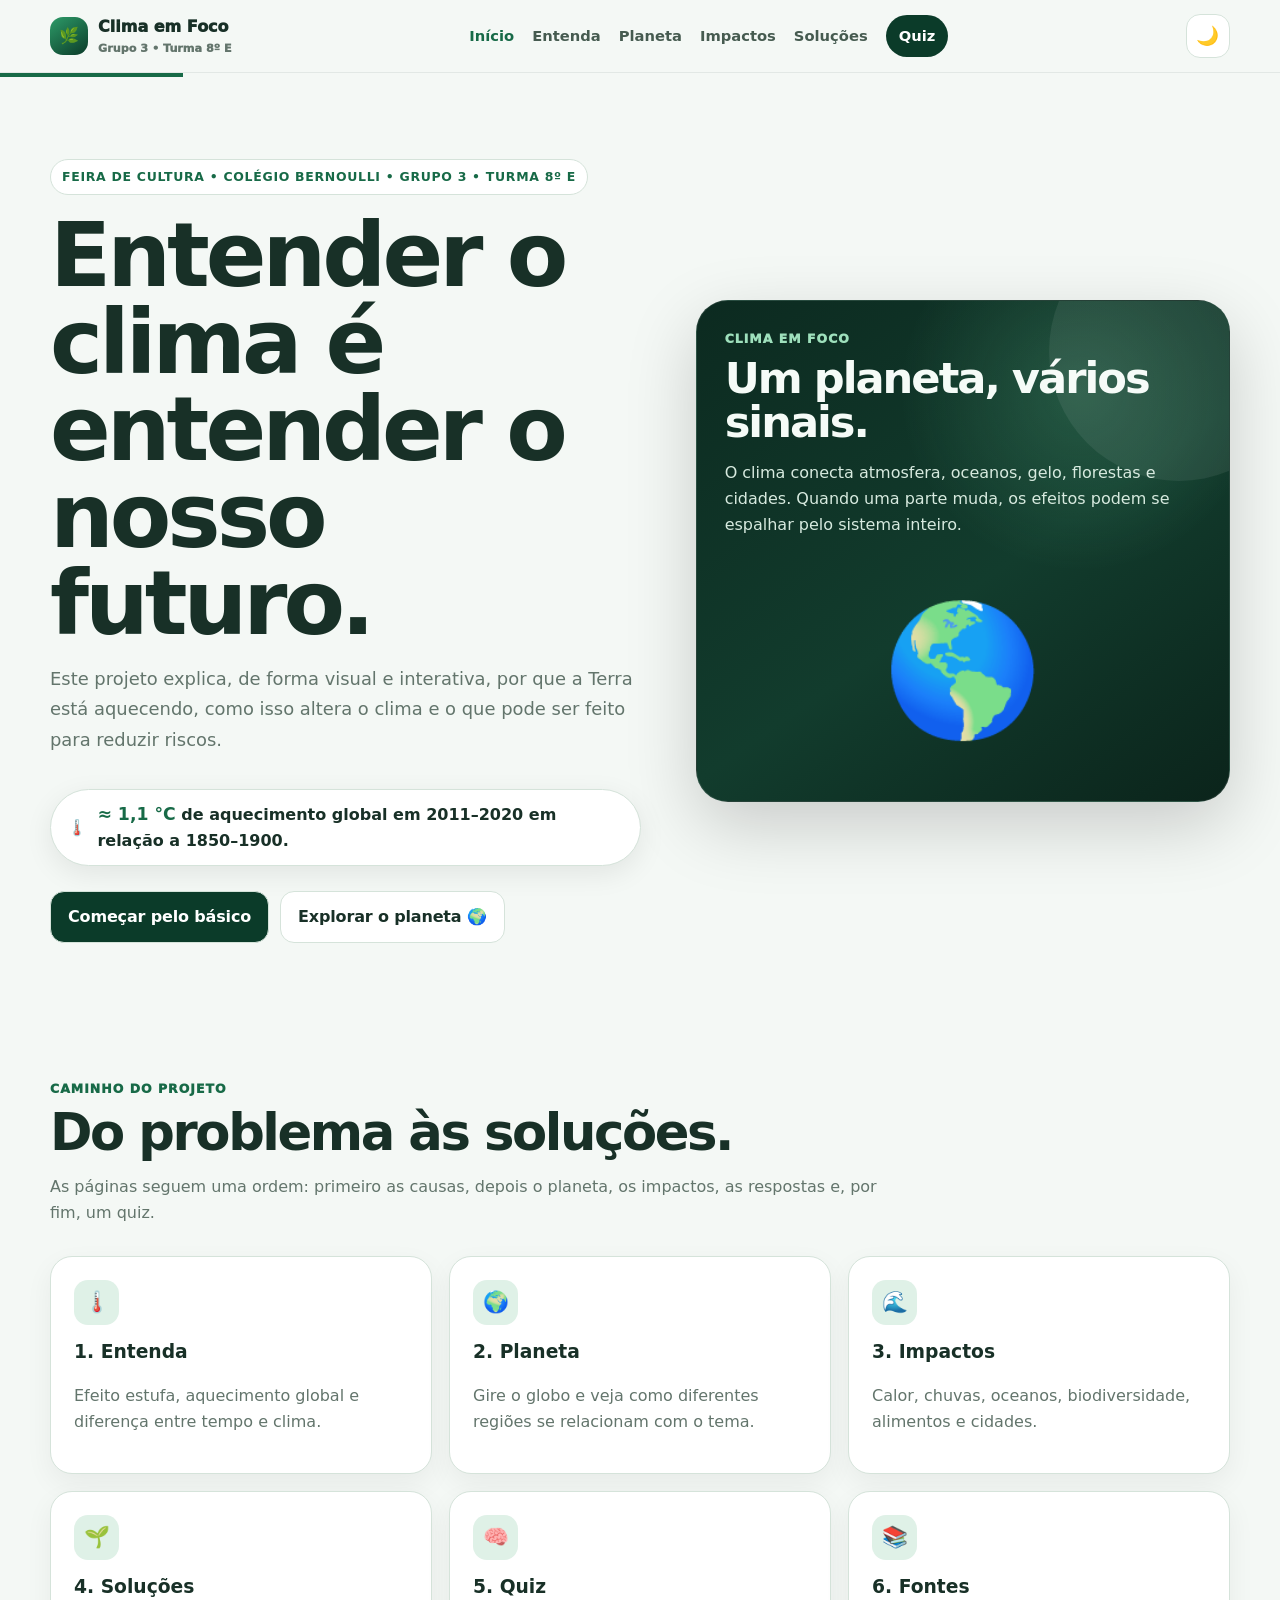
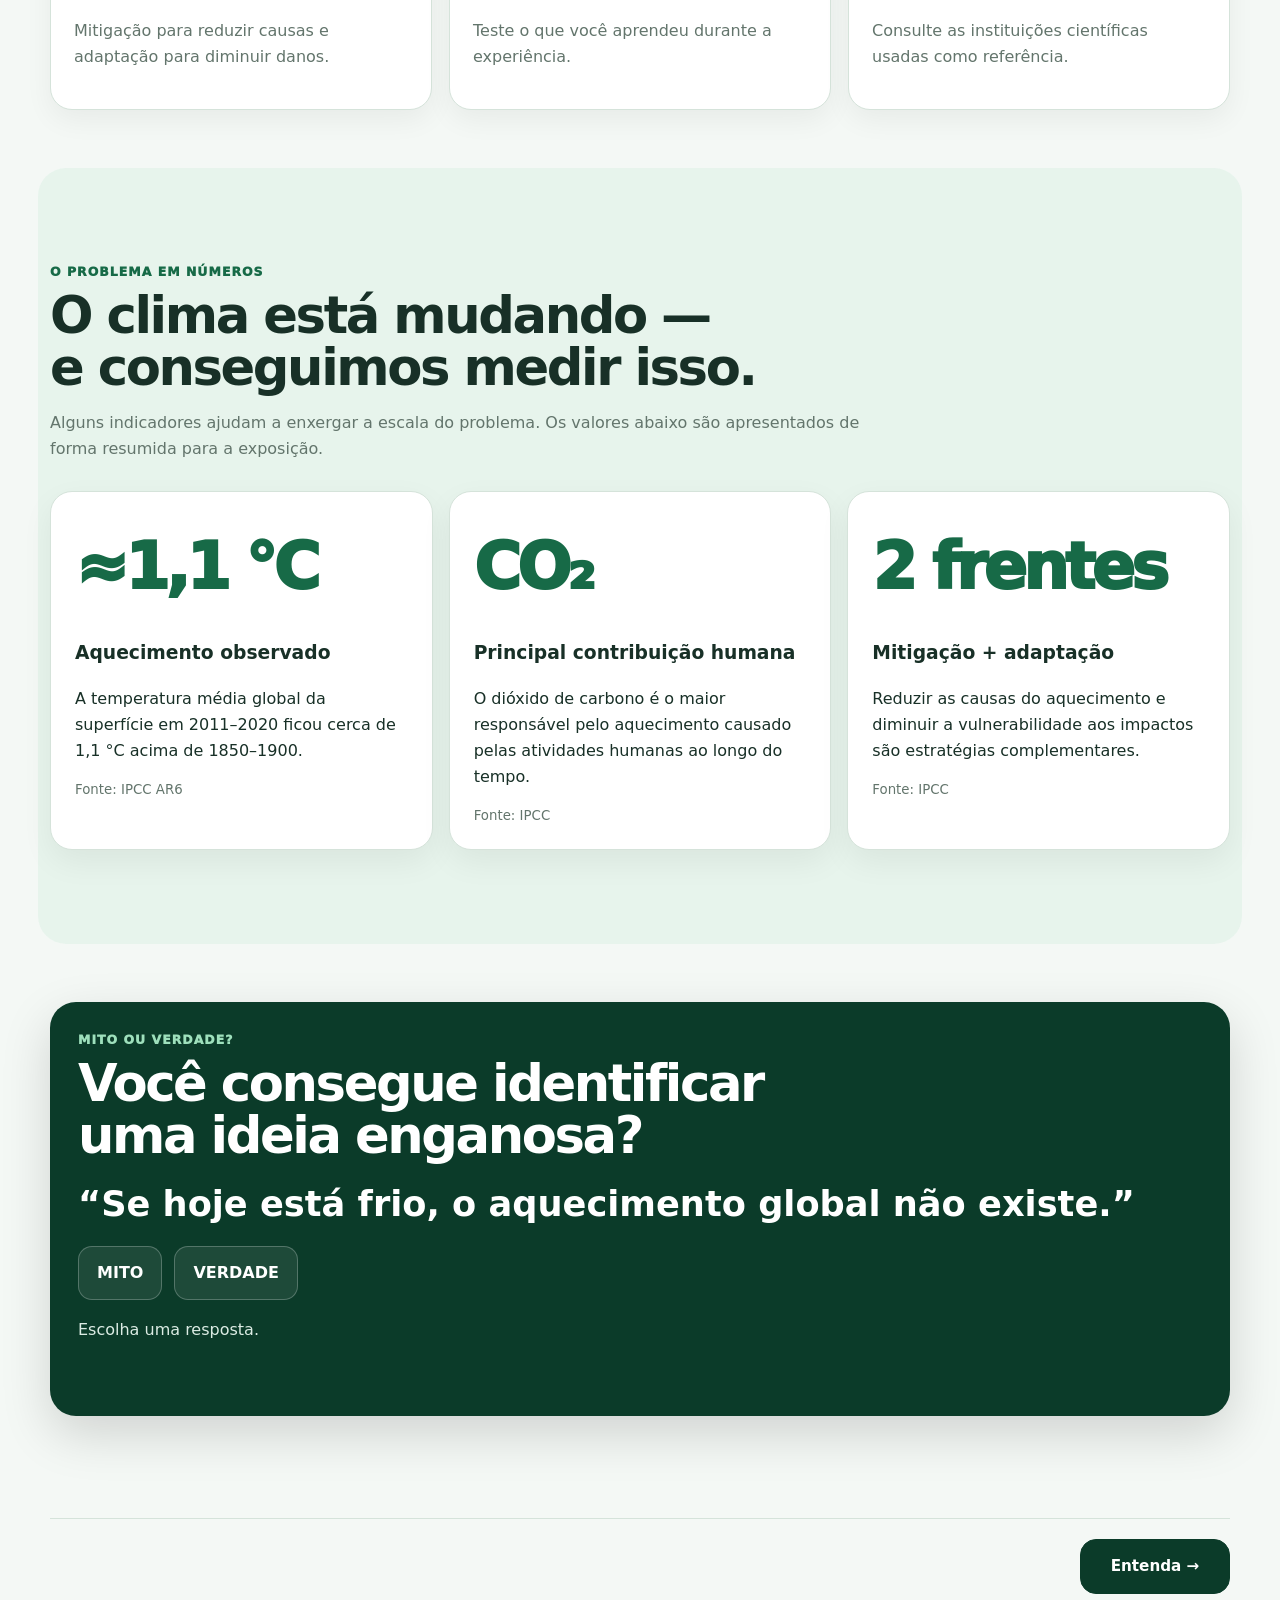
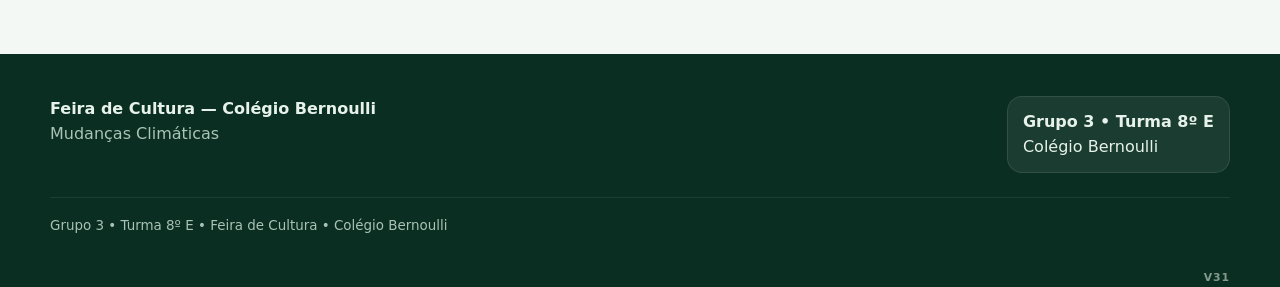
<file: index.html>
<!doctype html>
<html lang="pt-BR">
<head>

<script>
(function () {
  try {
    if ("serviceWorker" in navigator) {
      navigator.serviceWorker.getRegistrations().then(function(regs){
        regs.forEach(function(reg){ reg.unregister(); });
      });
    }
    if ("caches" in window) {
      caches.keys().then(function(keys){
        keys.forEach(function(key){ caches.delete(key); });
      });
    }
  } catch(e) {}
})();
</script>

<meta charset="utf-8">
<meta name="viewport" content="width=device-width,initial-scale=1">
<meta name="theme-color" content="#0b3b29">
<title>Início | Clima em Foco</title>
<link rel="stylesheet" href="style.css?v=31">
</head>
<body>
<header>
<div class="nav">
  <a class="brand" href="index.html"><span class="logo">🌿</span><span>Clima em Foco<small>Grupo 3 • Turma 8º E</small></span></a>
  <nav class="links"><a class="active" href="index.html">Início</a><a class="" href="entenda.html">Entenda</a><a class="" href="planeta.html">Planeta</a><a class="" href="impactos.html">Impactos</a><a class="" href="solucoes.html">Soluções</a><a class="cta" href="quiz.html">Quiz</a></nav>
  <button class="theme-toggle" type="button" aria-label="Alternar tema">🌙</button>
</div>
</header><div class="progress-shell" aria-hidden="true"><span style="width:14.3%"></span></div>

<main>
  <div class="wrap hero">
    <div class="hero-grid">
      <div>
        <span class="eyebrow">Feira de Cultura • Colégio Bernoulli • Grupo 3 • Turma 8º E</span>
        <h1>Entender o clima é entender o nosso futuro.</h1>
        <p class="lead">Este projeto explica, de forma visual e interativa, por que a Terra está aquecendo, como isso altera o clima e o que pode ser feito para reduzir riscos.</p>
        <div class="hero-stat">
          <span>🌡️</span>
          <span><strong>≈ 1,1 °C</strong> de aquecimento global em 2011–2020 em relação a 1850–1900.</span>
        </div>
        <div class="buttons">
          <a class="btn primary" href="entenda.html">Começar pelo básico</a>
          <a class="btn" href="planeta.html">Explorar o planeta 🌍</a>
        </div>
      </div>
      <div class="visual reveal">
        <div class="kicker" >Clima em foco</div>
        <h2 style="font-size:2.7rem;letter-spacing:-2px">Um planeta, vários sinais.</h2>
        <p >O clima conecta atmosfera, oceanos, gelo, florestas e cidades. Quando uma parte muda, os efeitos podem se espalhar pelo sistema inteiro.</p>
        <div style="font-size:8rem;text-align:center;margin-top:30px">🌎</div>
      </div>
    </div>
  </div>

  <section class="wrap">
    <div class="head reveal">
      <div class="kicker">Caminho do projeto</div>
      <h2>Do problema às soluções.</h2>
      <p>As páginas seguem uma ordem: primeiro as causas, depois o planeta, os impactos, as respostas e, por fim, um quiz.</p>
    </div>
    <div class="cards">
      <a class="card reveal" style="text-decoration:none" href="entenda.html"><div class="icon">🌡️</div><h3>1. Entenda</h3><p>Efeito estufa, aquecimento global e diferença entre tempo e clima.</p></a>
      <a class="card reveal" style="text-decoration:none" href="planeta.html"><div class="icon">🌍</div><h3>2. Planeta</h3><p>Gire o globo e veja como diferentes regiões se relacionam com o tema.</p></a>
      <a class="card reveal" style="text-decoration:none" href="impactos.html"><div class="icon">🌊</div><h3>3. Impactos</h3><p>Calor, chuvas, oceanos, biodiversidade, alimentos e cidades.</p></a>
      <a class="card reveal" style="text-decoration:none" href="solucoes.html"><div class="icon">🌱</div><h3>4. Soluções</h3><p>Mitigação para reduzir causas e adaptação para diminuir danos.</p></a>
      <a class="card reveal" style="text-decoration:none" href="quiz.html"><div class="icon">🧠</div><h3>5. Quiz</h3><p>Teste o que você aprendeu durante a experiência.</p></a>
      <a class="card reveal" style="text-decoration:none" href="fontes.html"><div class="icon">📚</div><h3>6. Fontes</h3><p>Consulte as instituições científicas usadas como referência.</p></a>
    </div>
  </section>

<section class="wrap">
  <div class="head reveal">
    <div class="kicker">O problema em números</div>
    <h2>O clima está mudando — e conseguimos medir isso.</h2>
    <p>Alguns indicadores ajudam a enxergar a escala do problema. Os valores abaixo são apresentados de forma resumida para a exposição.</p>
  </div>
  <div class="exhibit-grid">
    <article class="stat-card reveal">
      <div class="number">≈1,1 °C</div>
      <h3>Aquecimento observado</h3>
      <p>A temperatura média global da superfície em 2011–2020 ficou cerca de 1,1 °C acima de 1850–1900.</p>
      <small>Fonte: IPCC AR6</small>
    </article>
    <article class="stat-card reveal">
      <div class="number">CO₂</div>
      <h3>Principal contribuição humana</h3>
      <p>O dióxido de carbono é o maior responsável pelo aquecimento causado pelas atividades humanas ao longo do tempo.</p>
      <small>Fonte: IPCC</small>
    </article>
    <article class="stat-card reveal">
      <div class="number">2 frentes</div>
      <h3>Mitigação + adaptação</h3>
      <p>Reduzir as causas do aquecimento e diminuir a vulnerabilidade aos impactos são estratégias complementares.</p>
      <small>Fonte: IPCC</small>
    </article>
  </div>
</section>

<section class="wrap">
  <div class="myth-game reveal" id="mythGame">
    <div class="kicker" style="color:#9ee0bc">Mito ou verdade?</div>
    <h2>Você consegue identificar uma ideia enganosa?</h2>
    <div class="myth-statement" id="mythStatement">“Se hoje está frio, o aquecimento global não existe.”</div>
    <div class="myth-actions">
      <button type="button" data-choice="myth">MITO</button>
      <button type="button" data-choice="truth">VERDADE</button>
      <button type="button" id="nextMyth" style="display:none">Próxima →</button>
    </div>
    <p class="myth-answer" id="mythAnswer">Escolha uma resposta.</p>
  </div>
</section>

<script>
(() => {
  const items=[
    {s:"“Se hoje está frio, o aquecimento global não existe.”",c:"myth",e:"MITO. Tempo e clima são coisas diferentes. Um dia frio não apaga uma tendência global observada durante décadas."},
    {s:"“O efeito estufa natural é necessário para a vida na Terra.”",c:"truth",e:"VERDADE. O problema é a intensificação do efeito estufa pelo aumento de gases causado por atividades humanas."},
    {s:"“Adaptação e mitigação significam a mesma coisa.”",c:"myth",e:"MITO. Mitigação reduz as causas; adaptação reduz vulnerabilidades e danos."},
    {s:"“Mudanças climáticas podem afetar chuvas, oceanos e ecossistemas.”",c:"truth",e:"VERDADE. O aquecimento influencia várias partes conectadas do sistema climático."}
  ];
  let i=0,answered=false;
  const s=document.getElementById("mythStatement"),a=document.getElementById("mythAnswer"),next=document.getElementById("nextMyth");
  document.querySelectorAll("#mythGame [data-choice]").forEach(b=>b.onclick=()=>{
    if(answered)return; answered=true;
    const ok=b.dataset.choice===items[i].c;
    a.textContent=(ok?"✅ Acertou! ":"❌ Quase! ")+items[i].e;
    next.style.display="inline-block";
  });
  next.onclick=()=>{
    i=(i+1)%items.length;answered=false;s.textContent=items[i].s;a.textContent="Escolha uma resposta.";next.style.display="none";
  };
})();
</script>

</main>

<nav class="page-switch" aria-label="Navegação entre páginas"><a class="forward" href="entenda.html">Entenda →</a></nav>
<footer>
<div class="wrap footer">
  <div><strong>Feira de Cultura — Colégio Bernoulli</strong><div class="muted">Mudanças Climáticas</div></div>
  <div class="badge"><strong>Grupo 3 • Turma 8º E</strong><br><span>Colégio Bernoulli</span></div>
</div>
<div class="wrap bottom">Grupo 3 • Turma 8º E • Feira de Cultura • Colégio Bernoulli</div>
<div class="site-version">V31</div>
</footer>
<script src="script.js?v=31"></script>
</body>
</html>
</file>
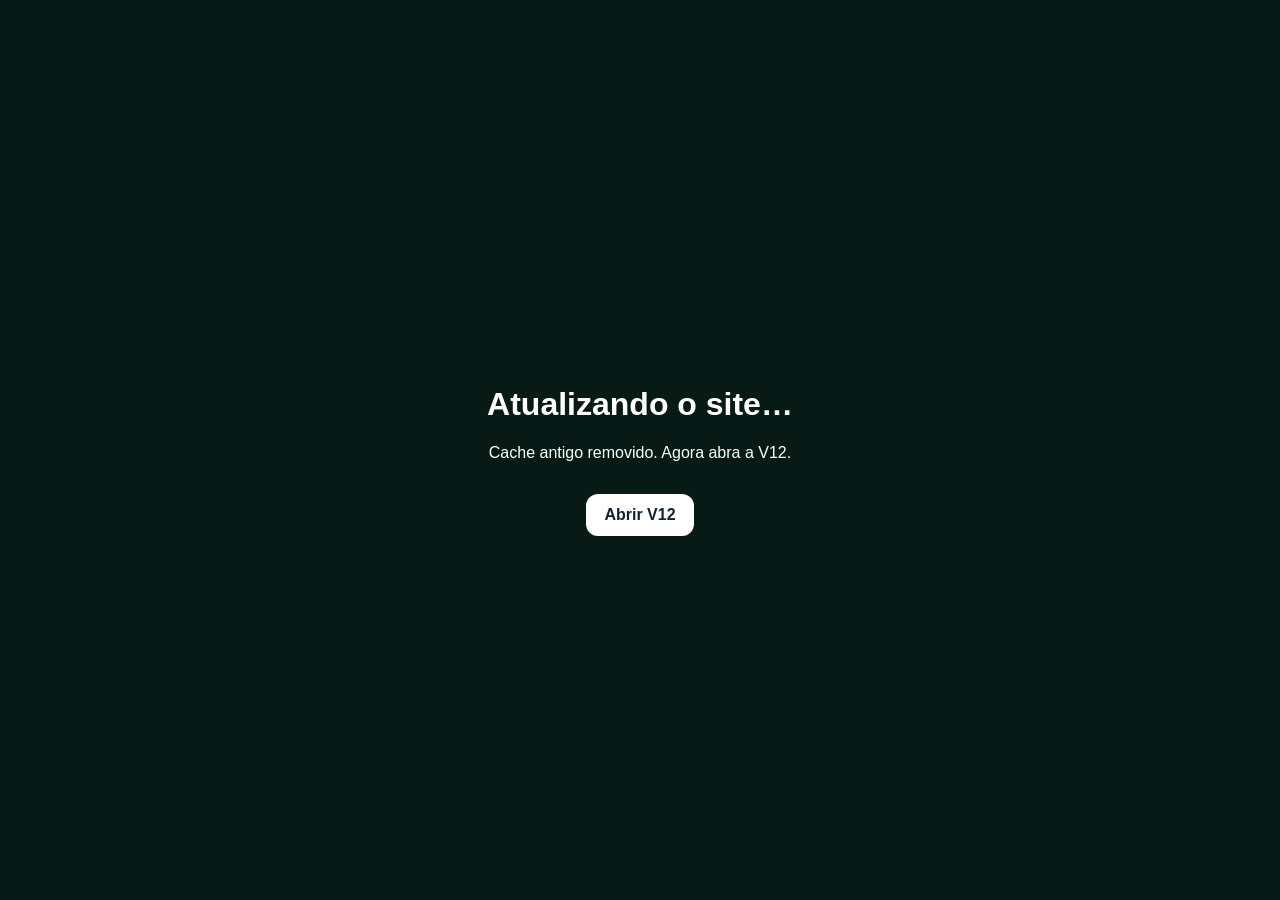
<file: atualizar.html>
<!doctype html>
<html lang="pt-BR">
<head>
<meta charset="utf-8">
<meta name="viewport" content="width=device-width,initial-scale=1">
<title>Atualizando site…</title>
<style>
body{font-family:Arial,sans-serif;display:grid;place-items:center;min-height:100vh;margin:0;background:#071a15;color:white;text-align:center}
main{max-width:560px;padding:30px}
a{display:inline-block;margin-top:16px;padding:12px 18px;border-radius:12px;background:white;color:#123;text-decoration:none;font-weight:700}
</style>
</head>
<body>
<main>
<h1>Atualizando o site…</h1>
<p id="msg">Limpando versões antigas armazenadas neste navegador.</p>
<a id="go" href="index.html?v=12">Abrir V12</a>
</main>
<script>
(async function(){
  try{
    if("serviceWorker" in navigator){
      const regs=await navigator.serviceWorker.getRegistrations();
      await Promise.all(regs.map(r=>r.unregister()));
    }
    if("caches" in window){
      const keys=await caches.keys();
      await Promise.all(keys.map(k=>caches.delete(k)));
    }
    localStorage.removeItem("clima-cache-version");
    document.getElementById("msg").textContent="Cache antigo removido. Agora abra a V12.";
  }catch(e){
    document.getElementById("msg").textContent="Abra a V12 pelo botão abaixo.";
  }
})();
</script>
</body>
</html>
</file>
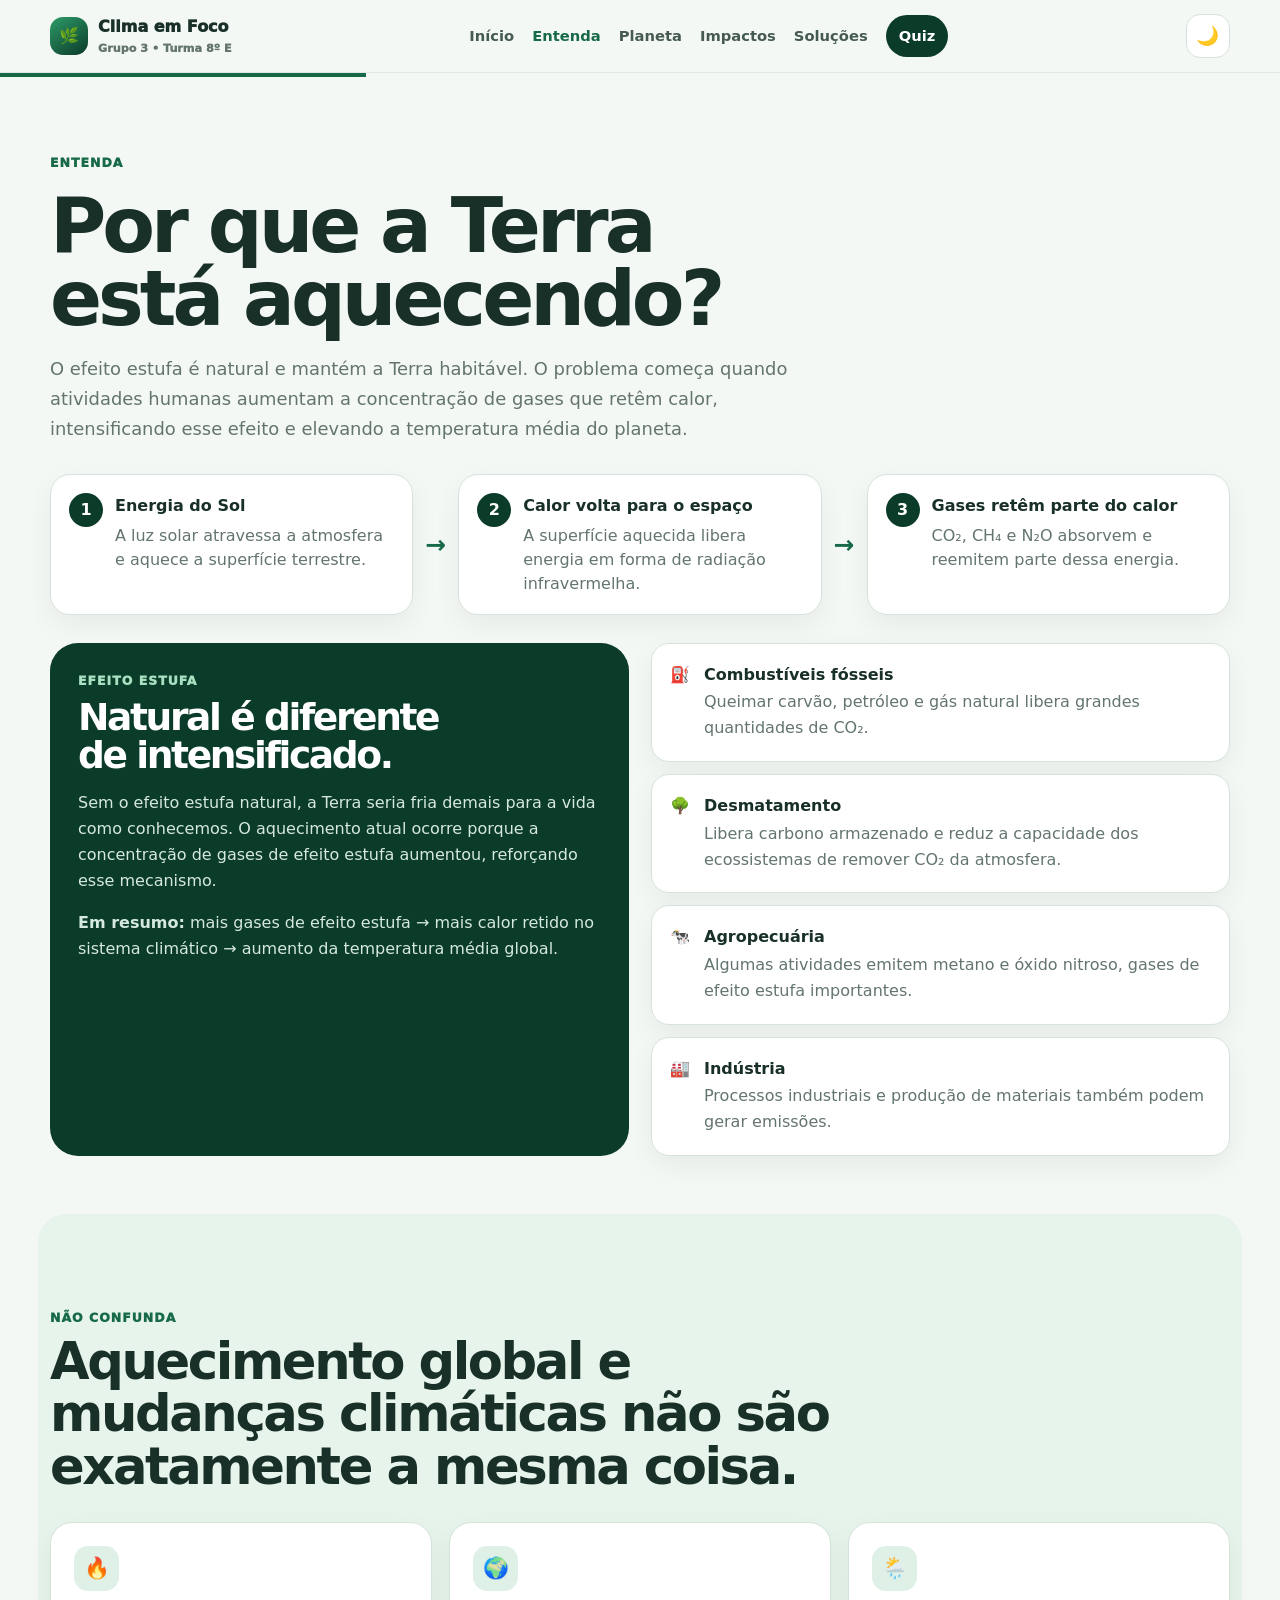
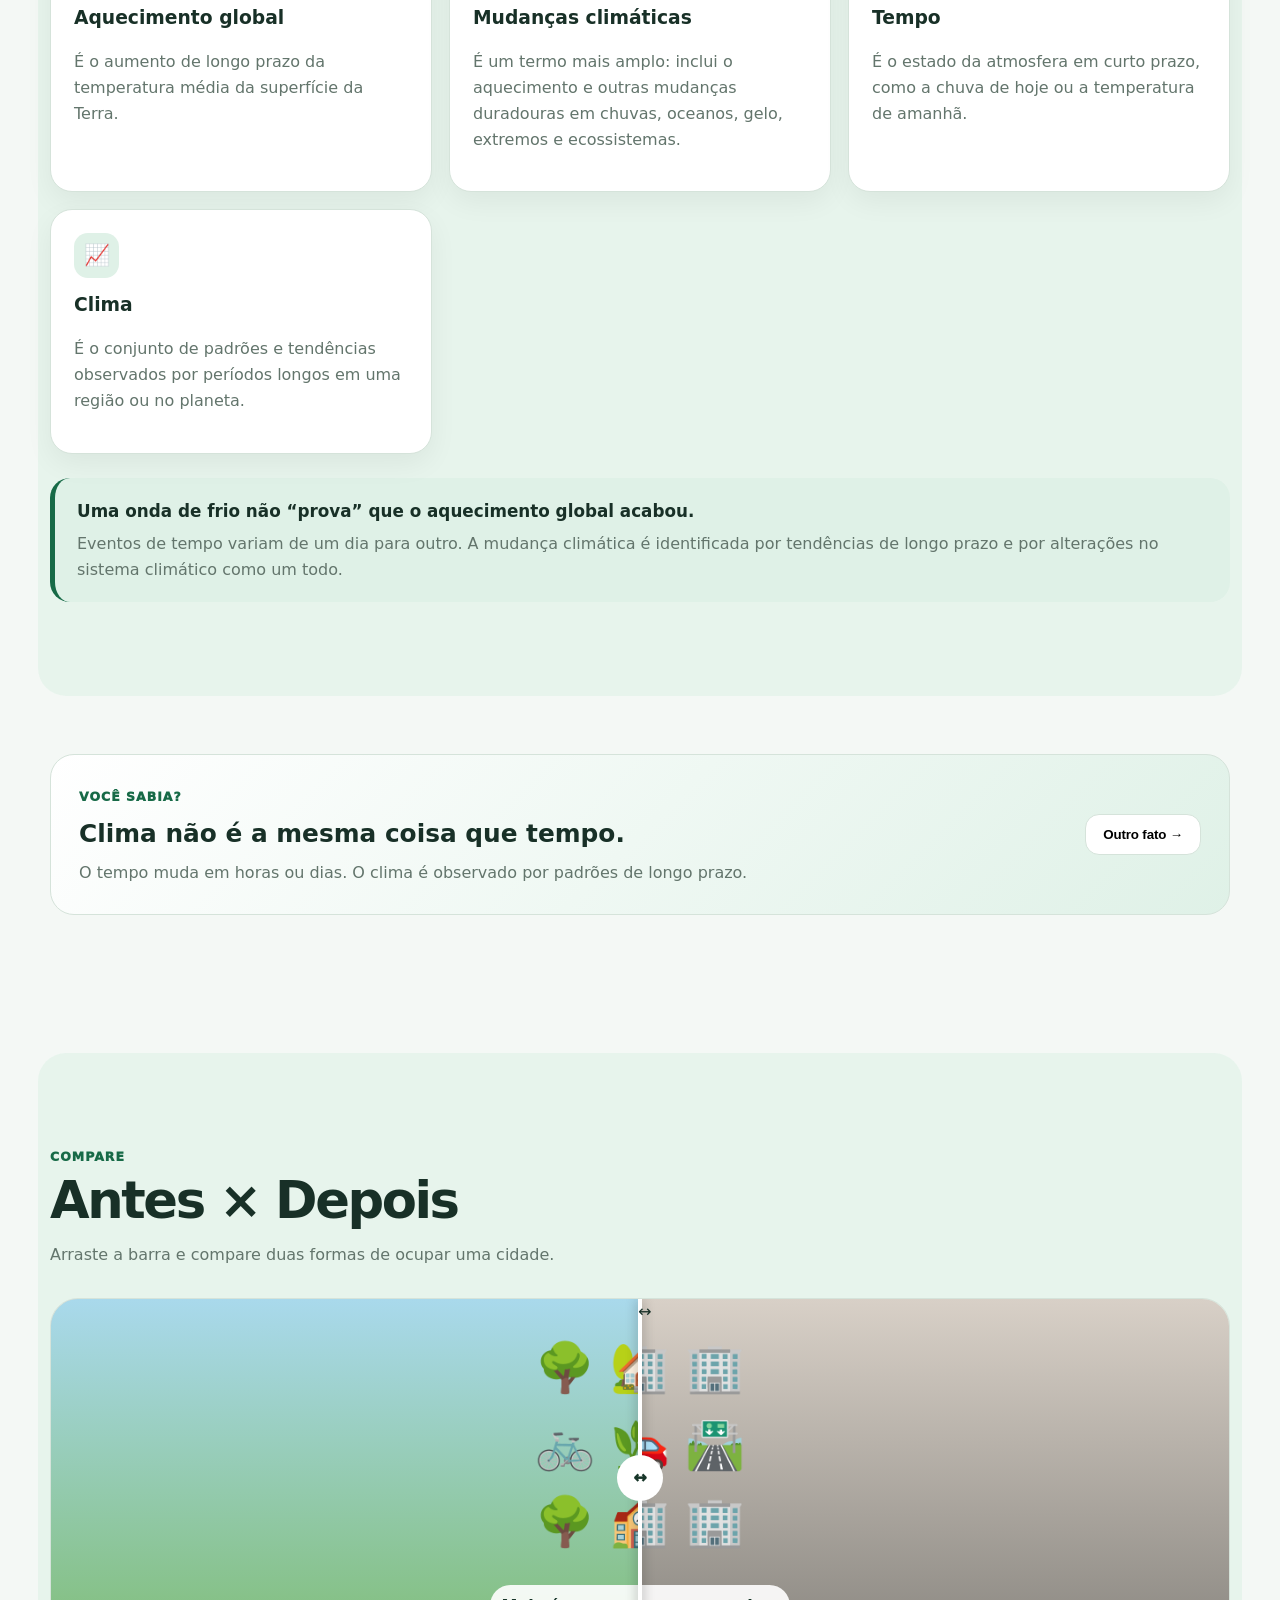
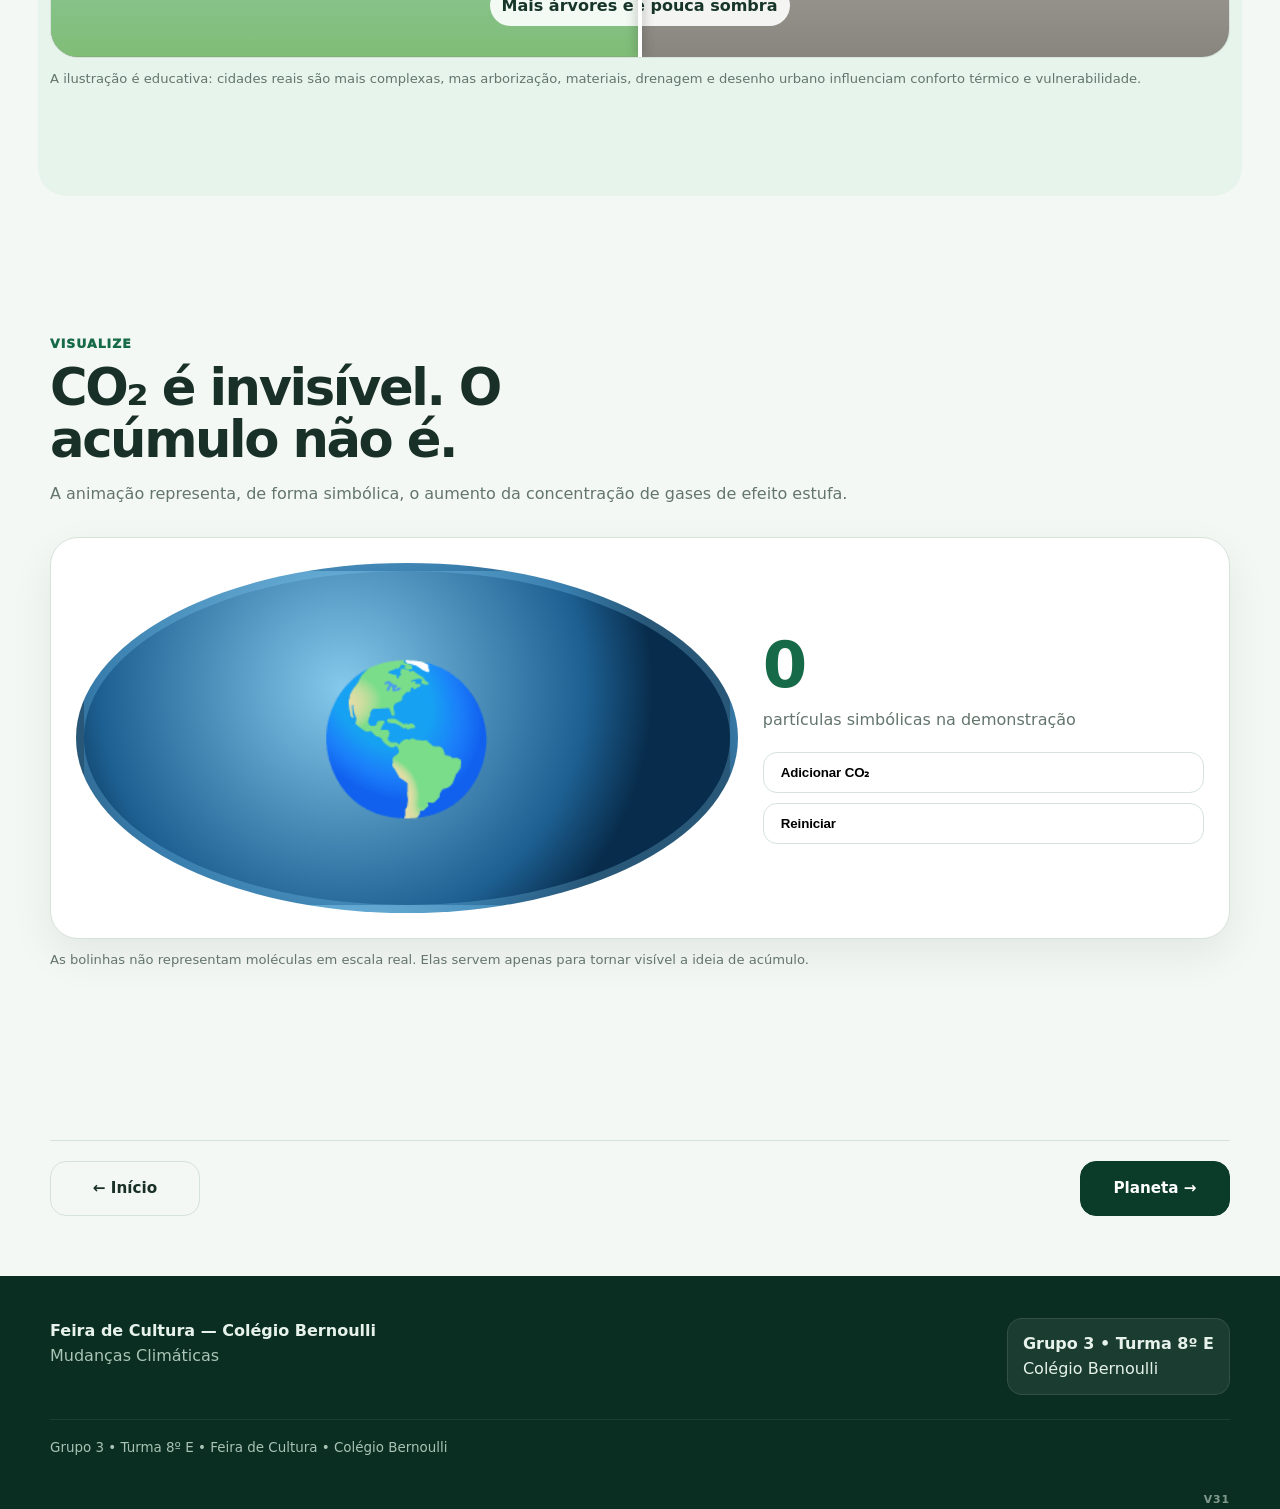
<file: entenda.html>
<!doctype html>
<html lang="pt-BR">
<head>

<script>
(function () {
  try {
    if ("serviceWorker" in navigator) {
      navigator.serviceWorker.getRegistrations().then(function(regs){
        regs.forEach(function(reg){ reg.unregister(); });
      });
    }
    if ("caches" in window) {
      caches.keys().then(function(keys){
        keys.forEach(function(key){ caches.delete(key); });
      });
    }
  } catch(e) {}
})();
</script>

<meta charset="utf-8">
<meta name="viewport" content="width=device-width,initial-scale=1">
<meta name="theme-color" content="#0b3b29">
<title>Entenda | Clima em Foco</title>
<link rel="stylesheet" href="style.css?v=31">
</head>
<body>
<header>
<div class="nav">
  <a class="brand" href="index.html"><span class="logo">🌿</span><span>Clima em Foco<small>Grupo 3 • Turma 8º E</small></span></a>
  <nav class="links"><a class="" href="index.html">Início</a><a class="active" href="entenda.html">Entenda</a><a class="" href="planeta.html">Planeta</a><a class="" href="impactos.html">Impactos</a><a class="" href="solucoes.html">Soluções</a><a class="cta" href="quiz.html">Quiz</a></nav>
  <button class="theme-toggle" type="button" aria-label="Alternar tema">🌙</button>
</div>
</header><div class="progress-shell" aria-hidden="true"><span style="width:28.6%"></span></div>

<main>
<section class="wrap">
  <div class="head">
    <div class="kicker">Entenda</div>
    <h1 style="font-size:clamp(3rem,6vw,5.2rem)">Por que a Terra está aquecendo?</h1>
    <p class="lead">O efeito estufa é natural e mantém a Terra habitável. O problema começa quando atividades humanas aumentam a concentração de gases que retêm calor, intensificando esse efeito e elevando a temperatura média do planeta.</p>
  </div>

  <div class="climate-flow reveal">
    <div class="flow-step"><span>1</span><div><b>Energia do Sol</b><p>A luz solar atravessa a atmosfera e aquece a superfície terrestre.</p></div></div>
    <div class="flow-arrow">→</div>
    <div class="flow-step"><span>2</span><div><b>Calor volta para o espaço</b><p>A superfície aquecida libera energia em forma de radiação infravermelha.</p></div></div>
    <div class="flow-arrow">→</div>
    <div class="flow-step"><span>3</span><div><b>Gases retêm parte do calor</b><p>CO₂, CH₄ e N₂O absorvem e reemitem parte dessa energia.</p></div></div>
  </div>

  <div class="feature">
    <div class="dark reveal">
      <div class="kicker" style="color:#a8e1c1">Efeito estufa</div>
      <h2 style="font-size:2.35rem">Natural é diferente de intensificado.</h2>
      <p>Sem o efeito estufa natural, a Terra seria fria demais para a vida como conhecemos. O aquecimento atual ocorre porque a concentração de gases de efeito estufa aumentou, reforçando esse mecanismo.</p>
      <p><b>Em resumo:</b> mais gases de efeito estufa → mais calor retido no sistema climático → aumento da temperatura média global.</p>
    </div>

    <div class="list">
      <div class="row reveal"><span>⛽</span><div><b>Combustíveis fósseis</b><p>Queimar carvão, petróleo e gás natural libera grandes quantidades de CO₂.</p></div></div>
      <div class="row reveal"><span>🌳</span><div><b>Desmatamento</b><p>Libera carbono armazenado e reduz a capacidade dos ecossistemas de remover CO₂ da atmosfera.</p></div></div>
      <div class="row reveal"><span>🐄</span><div><b>Agropecuária</b><p>Algumas atividades emitem metano e óxido nitroso, gases de efeito estufa importantes.</p></div></div>
      <div class="row reveal"><span>🏭</span><div><b>Indústria</b><p>Processos industriais e produção de materiais também podem gerar emissões.</p></div></div>
    </div>
  </div>
</section>

<section class="wrap">
  <div class="head">
    <div class="kicker">Não confunda</div>
    <h2>Aquecimento global e mudanças climáticas não são exatamente a mesma coisa.</h2>
  </div>
  <div class="cards">
    <div class="card reveal"><div class="icon">🔥</div><h3>Aquecimento global</h3><p>É o aumento de longo prazo da temperatura média da superfície da Terra.</p></div>
    <div class="card reveal"><div class="icon">🌍</div><h3>Mudanças climáticas</h3><p>É um termo mais amplo: inclui o aquecimento e outras mudanças duradouras em chuvas, oceanos, gelo, extremos e ecossistemas.</p></div>
    <div class="card reveal"><div class="icon">🌦️</div><h3>Tempo</h3><p>É o estado da atmosfera em curto prazo, como a chuva de hoje ou a temperatura de amanhã.</p></div>
    <div class="card reveal"><div class="icon">📈</div><h3>Clima</h3><p>É o conjunto de padrões e tendências observados por períodos longos em uma região ou no planeta.</p></div>
  </div>

  <div class="key-message reveal">
    <b>Uma onda de frio não “prova” que o aquecimento global acabou.</b>
    <p>Eventos de tempo variam de um dia para outro. A mudança climática é identificada por tendências de longo prazo e por alterações no sistema climático como um todo.</p>
  </div>
</section>

<section class="wrap">
  <div class="fact-strip reveal">
    <div><span class="kicker">Você sabia?</span><h3 id="factTitle">Clima não é a mesma coisa que tempo.</h3><p id="factText">O tempo muda em horas ou dias. O clima é observado por padrões de longo prazo.</p></div>
    <button class="btn secondary" id="nextFact" type="button">Outro fato →</button>
  </div>
</section>
<script>
(() => {
 const facts=[
  ["Clima não é a mesma coisa que tempo.","O tempo muda em horas ou dias. O clima é observado por padrões de longo prazo."],
  ["O efeito estufa não é o vilão por si só.","Ele é natural e essencial. O problema é sua intensificação pelo excesso de gases de efeito estufa."],
  ["Cada fração de grau importa.","Limitar o aquecimento reduz riscos para pessoas, ecossistemas e infraestrutura."],
  ["Mitigação e adaptação trabalham juntas.","Uma atua nas causas; a outra reduz vulnerabilidades e danos."]
 ];
 let i=0;
 document.getElementById("nextFact").onclick=()=>{
   i=(i+1)%facts.length;
   document.getElementById("factTitle").textContent=facts[i][0];
   document.getElementById("factText").textContent=facts[i][1];
 };
})();
</script>


<section class="wrap v29-section">
 <div class="head reveal"><div class="kicker">Compare</div><h2>Antes × Depois</h2><p>Arraste a barra e compare duas formas de ocupar uma cidade.</p></div>
 <div class="compare reveal" id="compare">
   <div class="compare-side compare-bad"><div>🏢 🏢 🏢<br>🛣️ 🚗 🛣️<br>🏢 🏢 🏢</div><b>Mais concreto e pouca sombra</b></div>
   <div class="compare-side compare-good" id="compareGood"><div>🌳 🏡 🌳<br>🚲 🌿 🚶<br>🌳 🏫 🌳</div><b>Mais árvores e espaços verdes</b></div>
   <input id="compareRange" type="range" min="5" max="95" value="50" aria-label="Comparar os dois cenários">
   <div class="compare-handle" id="compareHandle">↔</div>
 </div>
 <p class="mini-note">A ilustração é educativa: cidades reais são mais complexas, mas arborização, materiais, drenagem e desenho urbano influenciam conforto térmico e vulnerabilidade.</p>
</section>

<section class="wrap v29-section">
 <div class="head reveal"><div class="kicker">Visualize</div><h2>CO₂ é invisível. O acúmulo não é.</h2><p>A animação representa, de forma simbólica, o aumento da concentração de gases de efeito estufa.</p></div>
 <div class="co2-demo reveal">
   <div class="co2-atmosphere" id="co2Atmosphere"><div class="mini-earth">🌎</div></div>
   <div class="co2-copy"><strong id="co2Count">0</strong><span>partículas simbólicas na demonstração</span><button class="btn" id="addCo2">Adicionar CO₂</button><button class="btn secondary" id="resetCo2">Reiniciar</button></div>
 </div>
 <p class="mini-note">As bolinhas não representam moléculas em escala real. Elas servem apenas para tornar visível a ideia de acúmulo.</p>
</section>
<script>
(() => {
 const r=document.getElementById("compareRange"),g=document.getElementById("compareGood"),h=document.getElementById("compareHandle");
 function cmp(){g.style.clipPath=`inset(0 ${100-r.value}% 0 0)`;h.style.left=r.value+"%"} r.oninput=cmp;cmp();
 let n=0; const atm=document.getElementById("co2Atmosphere"),count=document.getElementById("co2Count");
 function add(){
   for(let i=0;i<5;i++){const d=document.createElement("i");d.className="co2-dot";d.textContent="CO₂";d.style.left=(8+Math.random()*84)+"%";d.style.top=(8+Math.random()*76)+"%";atm.appendChild(d);n++}
   count.textContent=n;
 }
 addCo2.onclick=add; resetCo2.onclick=()=>{atm.querySelectorAll(".co2-dot").forEach(x=>x.remove());n=0;count.textContent=0};
})();
</script>

</main>

<nav class="page-switch" aria-label="Navegação entre páginas"><a class="back" href="index.html">← Início</a><a class="forward" href="planeta.html">Planeta →</a></nav>
<footer>
<div class="wrap footer">
  <div><strong>Feira de Cultura — Colégio Bernoulli</strong><div class="muted">Mudanças Climáticas</div></div>
  <div class="badge"><strong>Grupo 3 • Turma 8º E</strong><br><span>Colégio Bernoulli</span></div>
</div>
<div class="wrap bottom">Grupo 3 • Turma 8º E • Feira de Cultura • Colégio Bernoulli</div>
<div class="site-version">V31</div>
</footer>
<script src="script.js?v=31"></script>
</body>
</html>
</file>
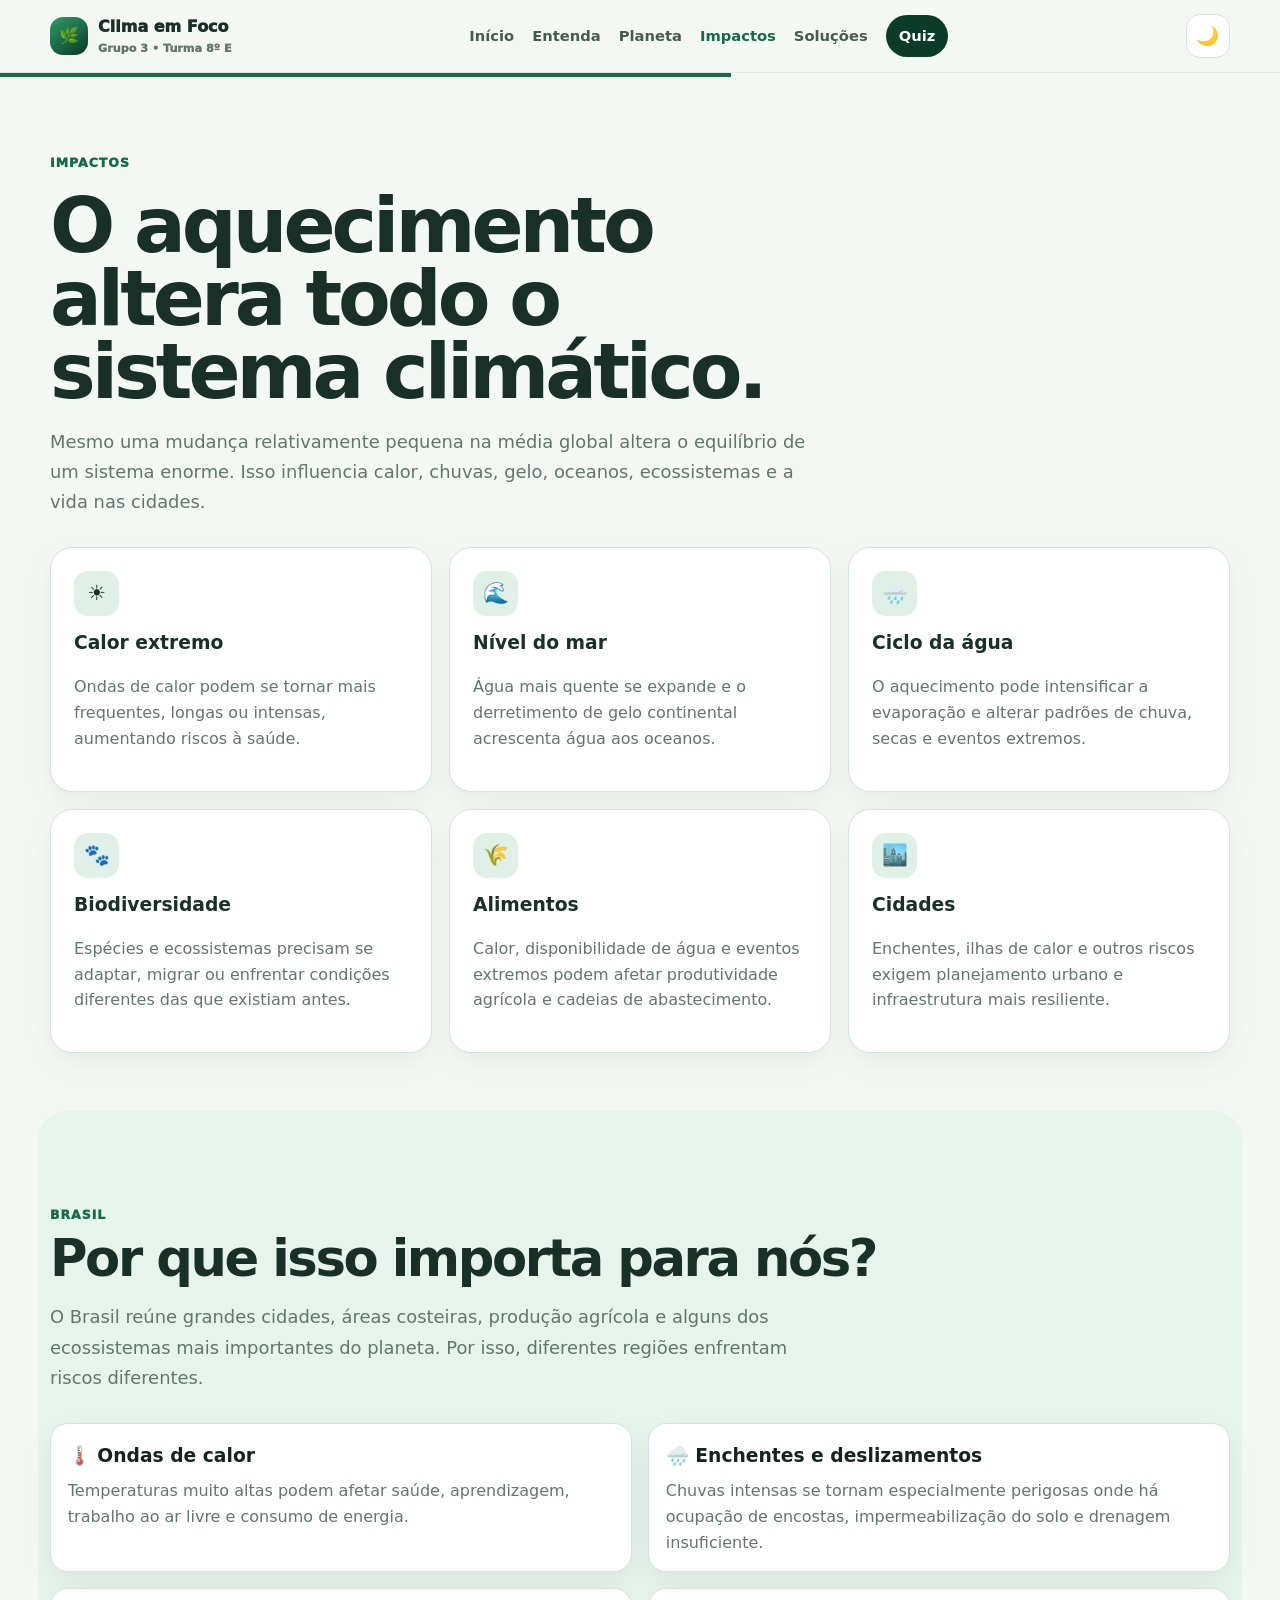
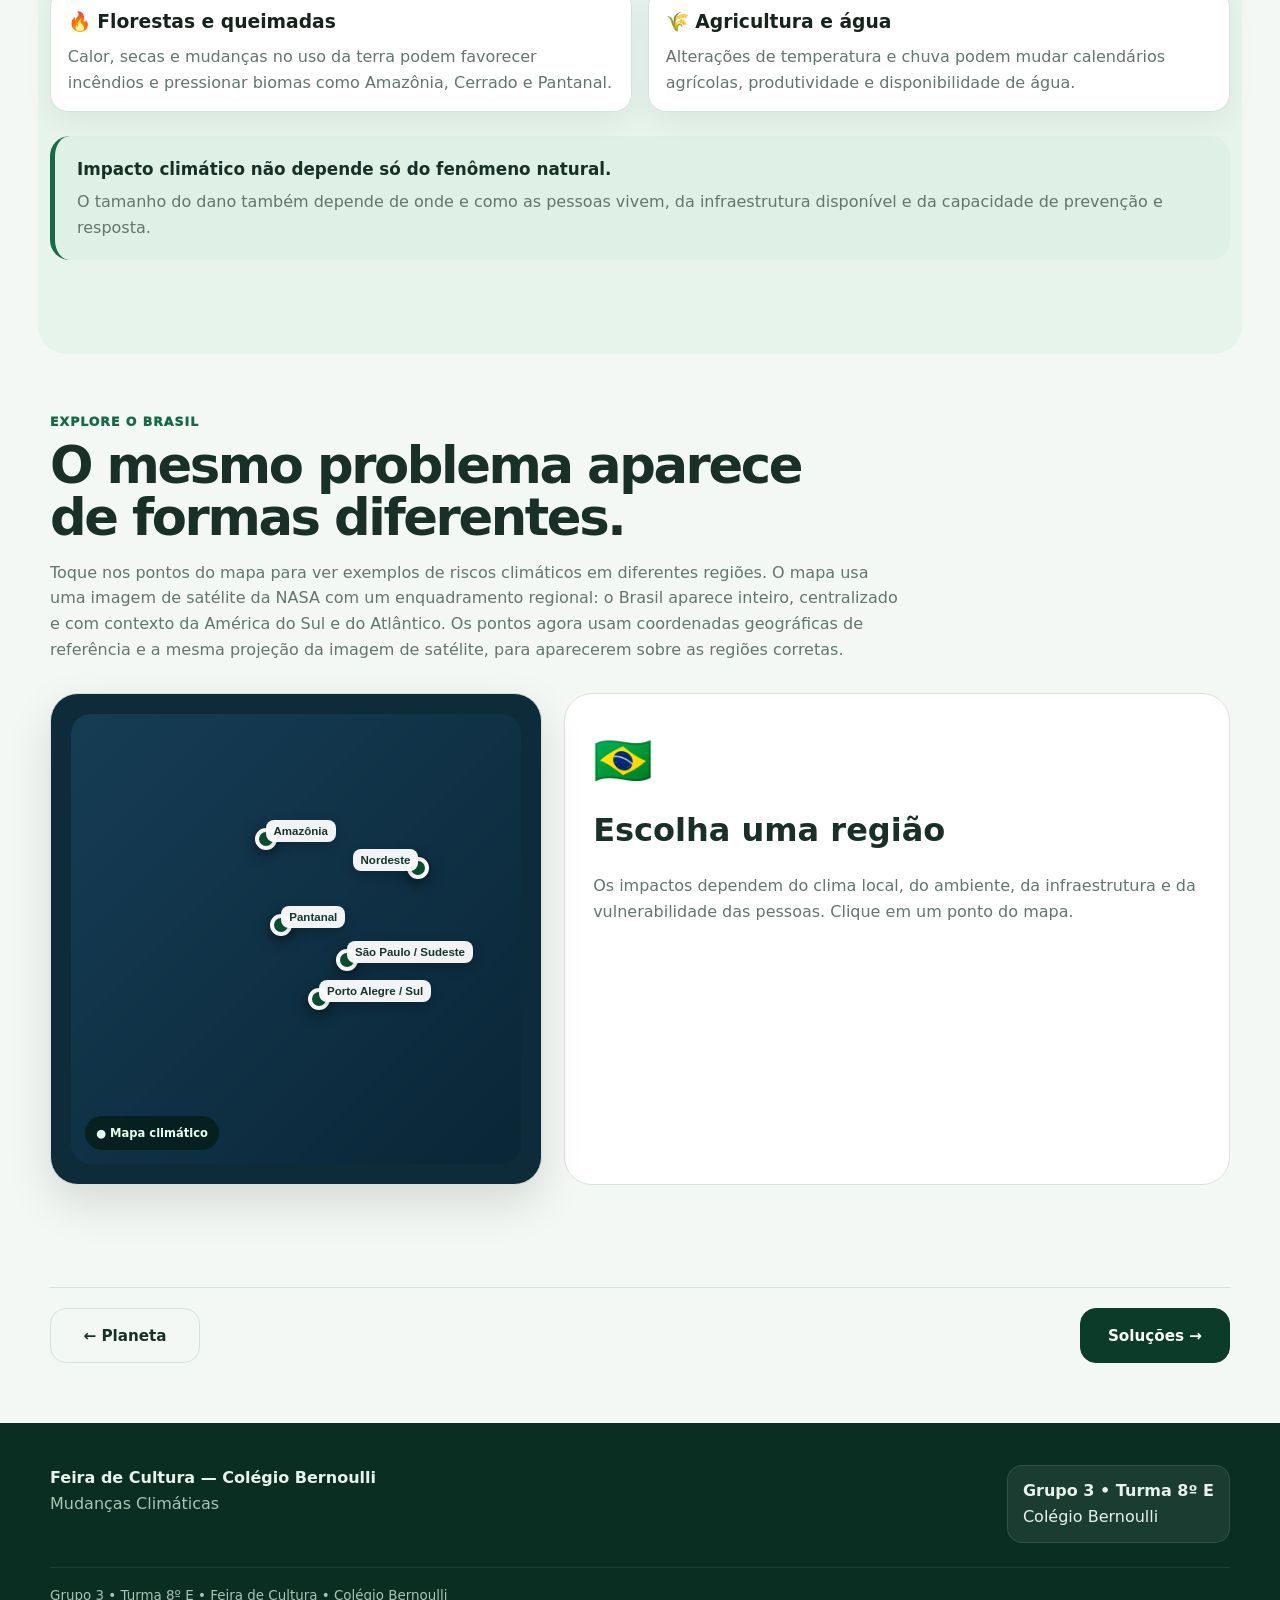
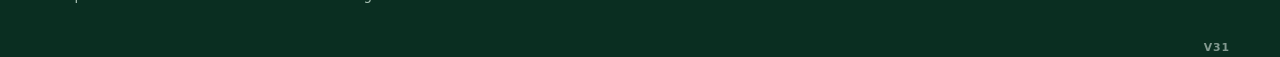
<file: impactos.html>
<!doctype html>
<html lang="pt-BR">
<head>

<script>
(function () {
  try {
    if ("serviceWorker" in navigator) {
      navigator.serviceWorker.getRegistrations().then(function(regs){
        regs.forEach(function(reg){ reg.unregister(); });
      });
    }
    if ("caches" in window) {
      caches.keys().then(function(keys){
        keys.forEach(function(key){ caches.delete(key); });
      });
    }
  } catch(e) {}
})();
</script>

<meta charset="utf-8">
<meta name="viewport" content="width=device-width,initial-scale=1">
<meta name="theme-color" content="#0b3b29">
<title>Impactos | Clima em Foco</title>
<link rel="stylesheet" href="style.css?v=31">
</head>
<body>
<header>
<div class="nav">
  <a class="brand" href="index.html"><span class="logo">🌿</span><span>Clima em Foco<small>Grupo 3 • Turma 8º E</small></span></a>
  <nav class="links"><a class="" href="index.html">Início</a><a class="" href="entenda.html">Entenda</a><a class="" href="planeta.html">Planeta</a><a class="active" href="impactos.html">Impactos</a><a class="" href="solucoes.html">Soluções</a><a class="cta" href="quiz.html">Quiz</a></nav>
  <button class="theme-toggle" type="button" aria-label="Alternar tema">🌙</button>
</div>
</header><div class="progress-shell" aria-hidden="true"><span style="width:57.1%"></span></div>

<main>
<section class="wrap">
  <div class="head">
    <div class="kicker">Impactos</div>
    <h1 style="font-size:clamp(3rem,6vw,5.2rem)">O aquecimento altera todo o sistema climático.</h1>
    <p class="lead">Mesmo uma mudança relativamente pequena na média global altera o equilíbrio de um sistema enorme. Isso influencia calor, chuvas, gelo, oceanos, ecossistemas e a vida nas cidades.</p>
  </div>

  <div class="cards">
    <div class="card reveal"><div class="icon">☀️</div><h3>Calor extremo</h3><p>Ondas de calor podem se tornar mais frequentes, longas ou intensas, aumentando riscos à saúde.</p></div>
    <div class="card reveal"><div class="icon">🌊</div><h3>Nível do mar</h3><p>Água mais quente se expande e o derretimento de gelo continental acrescenta água aos oceanos.</p></div>
    <div class="card reveal"><div class="icon">🌧️</div><h3>Ciclo da água</h3><p>O aquecimento pode intensificar a evaporação e alterar padrões de chuva, secas e eventos extremos.</p></div>
    <div class="card reveal"><div class="icon">🐾</div><h3>Biodiversidade</h3><p>Espécies e ecossistemas precisam se adaptar, migrar ou enfrentar condições diferentes das que existiam antes.</p></div>
    <div class="card reveal"><div class="icon">🌾</div><h3>Alimentos</h3><p>Calor, disponibilidade de água e eventos extremos podem afetar produtividade agrícola e cadeias de abastecimento.</p></div>
    <div class="card reveal"><div class="icon">🏙️</div><h3>Cidades</h3><p>Enchentes, ilhas de calor e outros riscos exigem planejamento urbano e infraestrutura mais resiliente.</p></div>
  </div>
</section>

<section class="wrap">
  <div class="head">
    <div class="kicker">Brasil</div>
    <h2>Por que isso importa para nós?</h2>
    <p class="lead">O Brasil reúne grandes cidades, áreas costeiras, produção agrícola e alguns dos ecossistemas mais importantes do planeta. Por isso, diferentes regiões enfrentam riscos diferentes.</p>
  </div>

  <div class="brazil-grid">
    <article class="brazil-card reveal"><h3>🌡️ Ondas de calor</h3><p>Temperaturas muito altas podem afetar saúde, aprendizagem, trabalho ao ar livre e consumo de energia.</p></article>
    <article class="brazil-card reveal"><h3>🌧️ Enchentes e deslizamentos</h3><p>Chuvas intensas se tornam especialmente perigosas onde há ocupação de encostas, impermeabilização do solo e drenagem insuficiente.</p></article>
    <article class="brazil-card reveal"><h3>🔥 Florestas e queimadas</h3><p>Calor, secas e mudanças no uso da terra podem favorecer incêndios e pressionar biomas como Amazônia, Cerrado e Pantanal.</p></article>
    <article class="brazil-card reveal"><h3>🌾 Agricultura e água</h3><p>Alterações de temperatura e chuva podem mudar calendários agrícolas, produtividade e disponibilidade de água.</p></article>
  </div>

  <div class="key-message reveal">
    <b>Impacto climático não depende só do fenômeno natural.</b>
    <p>O tamanho do dano também depende de onde e como as pessoas vivem, da infraestrutura disponível e da capacidade de prevenção e resposta.</p>
  </div>
</section>

<section class="wrap">
  <div class="head reveal">
    <div class="kicker">Explore o Brasil</div>
    <h2>O mesmo problema aparece de formas diferentes.</h2>
    <p>Toque nos pontos do mapa para ver exemplos de riscos climáticos em diferentes regiões. O mapa usa uma imagem de satélite da NASA com um enquadramento regional: o Brasil aparece inteiro, centralizado e com contexto da América do Sul e do Atlântico. Os pontos agora usam coordenadas geográficas de referência e a mesma projeção da imagem de satélite, para aparecerem sobre as regiões corretas.</p>
  </div>
  <div class="brazil-explorer reveal">
    <div class="brazil-map brazil-satellite" aria-label="Vista de satélite do Brasil">
      <div class="satellite-frame" id="satelliteFrame">
        <canvas id="brazilSatellite" width="900" height="900" aria-label="Imagem de satélite da região do Brasil"></canvas>
        <div id="brazilMarkers" class="satellite-markers"></div>
      </div>
      <div class="satellite-status" id="brazilStatus">● Carregando imagem real…</div>
    </div>
    <div class="region-panel">
      <div class="region-icon" id="regionIcon">🇧🇷</div>
      <h3 id="regionTitle">Escolha uma região</h3>
      <p id="regionText">Os impactos dependem do clima local, do ambiente, da infraestrutura e da vulnerabilidade das pessoas. Clique em um ponto do mapa.</p>
    </div>
  </div>
</section>
<script>
(() => {
 const data={
  amazonia:["🌳","Amazônia","Aumento do calor, secas e mudanças no uso da terra podem pressionar a floresta e favorecer incêndios. A conservação da vegetação é importante para o clima e para a biodiversidade.",-3.119,-60.022],
  nordeste:["☀️","Nordeste","Calor e disponibilidade de água são questões importantes. Mudanças nas chuvas e secas podem aumentar desafios para abastecimento, agricultura e saúde.",-8.0476,-34.8770],
  pantanal:["🔥","Pantanal","Secas, calor e fogo podem afetar ecossistemas e biodiversidade. Prevenção de incêndios e proteção ambiental ajudam a reduzir riscos.",-17.65,-57.43],
  cidades:["🏙️","São Paulo / Sudeste","Ondas de calor, enchentes e ilhas de calor podem ser agravadas por pouca arborização, impermeabilização do solo e ocupação de áreas vulneráveis.",-23.5505,-46.6333],
  sul:["🌧️","Porto Alegre / Sul","Eventos de chuva intensa e enchentes mostram a importância de sistemas de alerta, planejamento urbano, drenagem e redução da exposição a áreas de risco.",-30.0346,-51.2177]
 };

 const canvas=document.getElementById("brazilSatellite");
 const ctx=canvas.getContext("2d");
 const frame=document.getElementById("satelliteFrame");
 const markerLayer=document.getElementById("brazilMarkers");
 const status=document.getElementById("brazilStatus");

 // Satellite crop bounds
 const minLon=-92.0,maxLon=-18.0,minLat=-58.0,maxLat=18.0;

 // Convert lon/lat to normalized position within THE SAME square frame as the canvas.
 const px=(lon)=>(lon-minLon)/(maxLon-minLon)*100;
 const py=(lat)=>(maxLat-lat)/(maxLat-minLat)*100;

 function fallback(){
   const g=ctx.createLinearGradient(0,0,900,900);
   g.addColorStop(0,"#163d55");g.addColorStop(1,"#0a2637");
   ctx.fillStyle=g;ctx.fillRect(0,0,900,900);
   status.textContent="● Mapa climático";
 }

 const img=new Image();
 img.onload=()=>{
   const sx=(minLon+180)/360*img.width;
   const sy=(90-maxLat)/180*img.height;
   const sw=(maxLon-minLon)/360*img.width;
   const sh=(maxLat-minLat)/180*img.height;
   ctx.clearRect(0,0,900,900);
   ctx.drawImage(img,sx,sy,sw,sh,0,0,900,900);
   const shade=ctx.createLinearGradient(0,0,0,900);
   shade.addColorStop(0,"rgba(5,28,23,.01)");
   shade.addColorStop(1,"rgba(5,28,23,.10)");
   ctx.fillStyle=shade;ctx.fillRect(0,0,900,900);
   status.textContent="● Imagem real da Terra • NASA";
 };
 img.onerror=fallback;
 img.src="https://svs.gsfc.nasa.gov/vis/a000000/a003600/a003615/flat_earth03.jpg";

 Object.entries(data).forEach(([key,v])=>{
   const b=document.createElement("button");
   b.className="sat-map-point";
   b.style.left=px(v[4])+"%";
   b.style.top=py(v[3])+"%";
   b.innerHTML=`<span></span><em>${v[1]}</em>`;
   b.setAttribute("aria-label",v[1]);
   b.onclick=()=>{
     document.querySelectorAll(".sat-map-point").forEach(x=>x.classList.remove("active"));
     b.classList.add("active");
     document.getElementById("regionIcon").textContent=v[0];
     document.getElementById("regionTitle").textContent=v[1];
     document.getElementById("regionText").textContent=v[2];
   };
   markerLayer.appendChild(b);
 });
})();
</script>

</main>

<nav class="page-switch" aria-label="Navegação entre páginas"><a class="back" href="planeta.html">← Planeta</a><a class="forward" href="solucoes.html">Soluções →</a></nav>
<footer>
<div class="wrap footer">
  <div><strong>Feira de Cultura — Colégio Bernoulli</strong><div class="muted">Mudanças Climáticas</div></div>
  <div class="badge"><strong>Grupo 3 • Turma 8º E</strong><br><span>Colégio Bernoulli</span></div>
</div>
<div class="wrap bottom">Grupo 3 • Turma 8º E • Feira de Cultura • Colégio Bernoulli</div>
<div class="site-version">V31</div>
</footer>
<script src="script.js?v=31"></script>
</body>
</html>
</file>
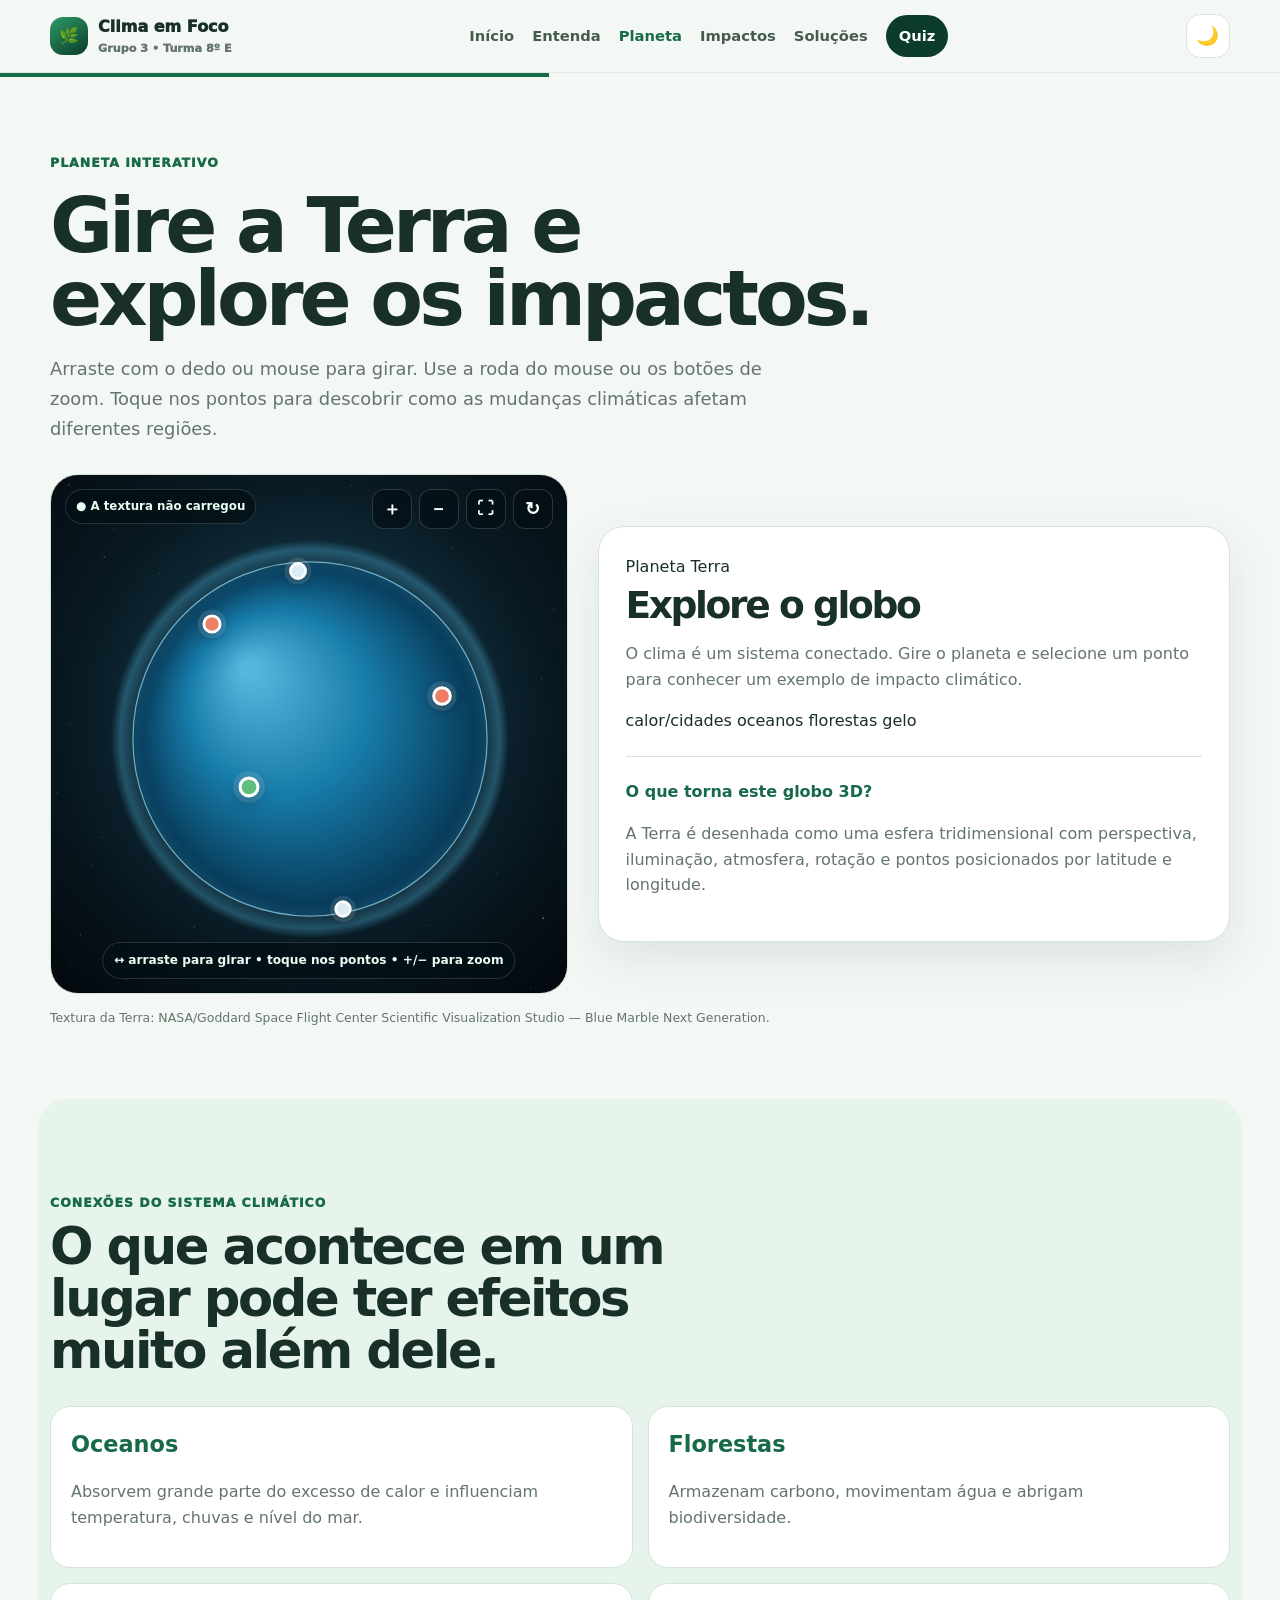
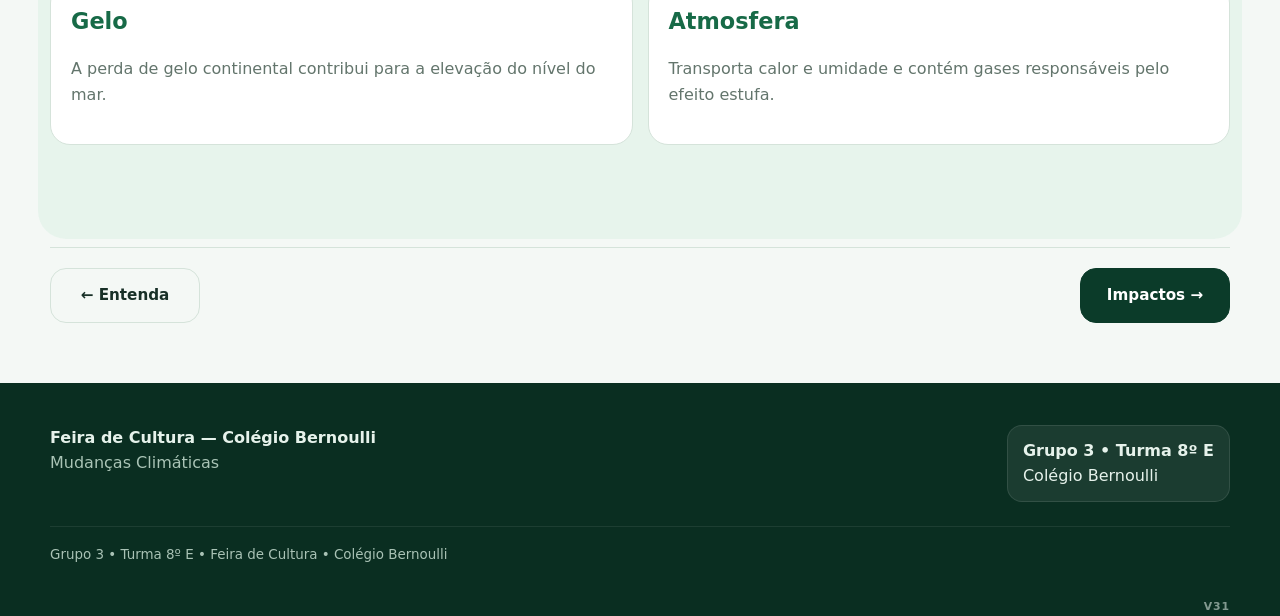
<file: planeta.html>
<!doctype html><html lang="pt-BR"><head>

<script>
(function () {
  try {
    if ("serviceWorker" in navigator) {
      navigator.serviceWorker.getRegistrations().then(function(regs){
        regs.forEach(function(reg){ reg.unregister(); });
      });
    }
    if ("caches" in window) {
      caches.keys().then(function(keys){
        keys.forEach(function(key){ caches.delete(key); });
      });
    }
  } catch(e) {}
})();
</script>
<meta charset="utf-8"><meta name="viewport" content="width=device-width,initial-scale=1"><meta name="theme-color" content="#0b3b29"><title>Planeta Interativo | Clima em Foco</title><link rel="stylesheet" href="style.css?v=31"></head><body>
<header><div class="nav"><a class="brand" href="index.html"><span class="logo">🌿</span><span>Clima em Foco<small>Grupo 3 • Turma 8º E</small></span></a><nav class="links"><a class=" " href="index.html">Início</a><a class=" " href="entenda.html">Entenda</a><a class="active " href="planeta.html">Planeta</a><a class=" " href="impactos.html">Impactos</a><a class=" " href="solucoes.html">Soluções</a><a class=" cta" href="quiz.html">Quiz</a></nav><button class="theme-toggle" type="button" aria-label="Alternar tema">🌙</button></div></header><div class="progress-shell" aria-hidden="true"><span style="width:42.9%"></span></div>



<main>
<section class="wrap">
  <div class="head">
    <div class="kicker">Planeta interativo</div>
    <h1 style="font-size:clamp(3rem,6vw,5.2rem)">Gire a Terra e explore os impactos.</h1>
    <p class="lead">Arraste com o dedo ou mouse para girar. Use a roda do mouse ou os botões de zoom. Toque nos pontos para descobrir como as mudanças climáticas afetam diferentes regiões.</p>
  </div>

  <div class="globe-shell">
    <div class="globe-stage reveal" id="globeStage">
      <div class="globe-status">● Carregando imagem real da Terra…</div>
      <canvas id="earthCanvas" aria-label="Globo 3D interativo da Terra"></canvas>
      <div id="markerLayer" class="marker-layer" aria-label="Pontos interativos do globo"></div>
      <div class="globe-toolbar">
        <button id="zoomIn" type="button" aria-label="Aproximar">＋</button>
        <button id="zoomOut" type="button" aria-label="Afastar">−</button>
        <button id="fullscreenGlobe" title="Tela cheia" aria-label="Abrir globo em tela cheia">⛶</button>
          <button id="resetGlobe" type="button" aria-label="Reiniciar posição">↻</button>
      </div>
      <div class="globe-help">↔ arraste para girar • toque nos pontos • +/− para zoom</div>
      
    </div>

    <aside class="globe-info reveal" aria-live="polite">
      <span class="region-tag" id="regionTag">Planeta Terra</span>
      <h2 id="globeTitle" style="font-size:2.35rem">Explore o globo</h2>
      <p id="globeText" class="muted">O clima é um sistema conectado. Gire o planeta e selecione um ponto para conhecer um exemplo de impacto climático.</p>
      <div class="globe-legend">
        <span><i class="dot hot"></i>calor/cidades</span>
        <span><i class="dot ocean"></i>oceanos</span>
        <span><i class="dot forest"></i>florestas</span>
        <span><i class="dot ice"></i>gelo</span>
      </div>
      <hr style="border:0;border-top:1px solid var(--line);margin:22px 0">
      <strong>O que torna este globo 3D?</strong>
      <p class="muted">A Terra é desenhada como uma esfera tridimensional com perspectiva, iluminação, atmosfera, rotação e pontos posicionados por latitude e longitude.</p>
    </aside>
  </div>
<p class="muted" style="font-size:.78rem;margin-top:14px">
  Textura da Terra: NASA/Goddard Space Flight Center Scientific Visualization Studio —
  Blue Marble Next Generation.
</p>

</section>

<section class="wrap">
  <div class="head"><div class="kicker">Conexões do sistema climático</div><h2>O que acontece em um lugar pode ter efeitos muito além dele.</h2></div>
  <div class="fact-grid">
    <div class="fact"><b>Oceanos</b><p class="muted">Absorvem grande parte do excesso de calor e influenciam temperatura, chuvas e nível do mar.</p></div>
    <div class="fact"><b>Florestas</b><p class="muted">Armazenam carbono, movimentam água e abrigam biodiversidade.</p></div>
    <div class="fact"><b>Gelo</b><p class="muted">A perda de gelo continental contribui para a elevação do nível do mar.</p></div>
    <div class="fact"><b>Atmosfera</b><p class="muted">Transporta calor e umidade e contém gases responsáveis pelo efeito estufa.</p></div>
  </div>
</section>

</main>
<nav class="page-switch" aria-label="Navegação entre páginas"><a class="back" href="entenda.html">← Entenda</a><a class="forward" href="impactos.html">Impactos →</a></nav>
<footer><div class="wrap footer"><div><strong>Feira de Cultura — Colégio Bernoulli</strong><div class="muted">Mudanças Climáticas</div></div><div class="badge"><strong>Grupo 3 • Turma 8º E</strong><br><span>Colégio Bernoulli</span></div></div><div class="wrap bottom">Grupo 3 • Turma 8º E • Feira de Cultura • Colégio Bernoulli</div><div class="site-version">V31</div>
</footer>






<script>
(() => {
  const canvas = document.getElementById("earthCanvas");
  if (!canvas) return;

  const stage = document.getElementById("globeStage");
  const layer = document.getElementById("markerLayer");
  const ctx = canvas.getContext("2d", {alpha:true});
  const titleEl = document.getElementById("globeTitle");
  const textEl = document.getElementById("globeText");
  const tagEl = document.getElementById("regionTag");
  const statusEl = stage.querySelector(".globe-status");

  const NASA_TEXTURE =
    "https://svs.gsfc.nasa.gov/vis/a000000/a003600/a003615/flat_earth03.jpg";

  const earthImg = new Image();
  let textureReady = false;
  earthImg.onload = () => {
    textureReady = true;
    if (statusEl) statusEl.textContent = "● Terra real • NASA";
  };
  earthImg.onerror = () => {
    if (statusEl) statusEl.textContent = "● A textura não carregou";
  };
  earthImg.src = NASA_TEXTURE;

  const points = [
    {lat:-15.8,lng:-47.9,kind:"forest",tag:"Brasil",title:"Florestas e ciclo da água",text:"Florestas armazenam carbono e ajudam a movimentar água pela atmosfera. Desmatamento e alterações nas chuvas podem aumentar a vulnerabilidade de ecossistemas e comunidades."},
    {lat:40.7,lng:-74.0,kind:"hot",tag:"Cidades",title:"Calor e áreas urbanas",text:"Ondas de calor e chuvas intensas podem aumentar riscos nas cidades. Arborização, drenagem e planejamento urbano são exemplos de adaptação."},
    {lat:0,lng:-150,kind:"ocean",tag:"Oceano Pacífico",title:"Oceanos mais quentes",text:"Os oceanos absorvem grande parte do excesso de calor. O aquecimento da água afeta ecossistemas marinhos e também contribui para a elevação do nível do mar."},
    {lat:73,lng:-40,kind:"ice",tag:"Groenlândia",title:"Gelo continental",text:"O aquecimento favorece a perda de massa de grandes mantos de gelo. Quando gelo continental derrete e chega ao oceano, contribui para elevar o nível do mar."},
    {lat:-75,lng:20,kind:"ice",tag:"Antártica",title:"Regiões polares",text:"Mudanças no gelo polar se conectam ao nível do mar, aos oceanos e ao sistema climático global."},
    {lat:14,lng:24,kind:"hot",tag:"África",title:"Calor, água e agricultura",text:"Mudanças de temperatura e chuva podem aumentar pressões sobre água, agricultura e saúde, especialmente onde a capacidade de adaptação é menor."}
  ];

  const markerEls = points.map(d => {
    const b = document.createElement("button");
    b.className = "globe-marker";
    b.dataset.kind = d.kind;
    b.type = "button";
    b.title = d.title;
    b.setAttribute("aria-label", d.title);
    b.addEventListener("click", () => {
      tagEl.textContent = d.tag;
      titleEl.textContent = d.title;
      textEl.textContent = d.text;
      autoRotate = false;
    });
    layer.appendChild(b);
    return b;
  });

  let yaw = 0.35, zoom = 1;
  let dragging = false, lastX = 0, autoRotate = true;
  let W=0,H=0,cx=0,cy=0,R=0;
  let lastRenderedYaw = 999, lastRenderedZoom = 999;
  const off = document.createElement("canvas");
  const offCtx = off.getContext("2d", {alpha:true});

  const clamp=(v,a,b)=>Math.max(a,Math.min(b,v));
  const wrapPi=a=>{
    while(a>Math.PI)a-=Math.PI*2;
    while(a<-Math.PI)a+=Math.PI*2;
    return a;
  };

  function resize(){
    const r=stage.getBoundingClientRect();
    const dpr=Math.min(window.devicePixelRatio||1,2);
    W=Math.max(280,Math.round(r.width));
    H=Math.max(430,Math.round(r.height));
    canvas.width=Math.round(W*dpr);
    canvas.height=Math.round(H*dpr);
    canvas.style.width=W+"px";
    canvas.style.height=H+"px";
    ctx.setTransform(dpr,0,0,dpr,0,0);

    off.width=Math.round(W*dpr);
    off.height=Math.round(H*dpr);
    offCtx.setTransform(dpr,0,0,dpr,0,0);

    cx=W/2; cy=H/2+4;
    R=Math.min(W,H)*0.34*zoom;
    lastRenderedYaw=999;
  }
  resize();
  addEventListener("resize",resize);

  function project(latDeg,lngDeg){
    const lat=latDeg*Math.PI/180;
    const delta=wrapPi(lngDeg*Math.PI/180 + yaw);
    const cosLat=Math.cos(lat);
    const z=cosLat*Math.cos(delta);
    return {
      x:cx + R*cosLat*Math.sin(delta),
      y:cy - R*Math.sin(lat),
      z
    };
  }

  function drawStars(){
    ctx.save();
    for(let i=0;i<95;i++){
      const x=(i*101.371+17)%W, y=(i*61.719+9)%H;
      const dx=x-cx,dy=y-cy;
      if(dx*dx+dy*dy<R*R*1.5) continue;
      const a=.22+(i%7)*.065, s=(i%11===0)?1.5:.7;
      ctx.fillStyle=`rgba(255,255,255,${Math.min(a,.68)})`;
      ctx.fillRect(x,y,s,s);
    }
    ctx.restore();
  }

  function fallback(){
    const g=offCtx.createRadialGradient(cx-R*.35,cy-R*.4,R*.04,cx,cy,R);
    g.addColorStop(0,"#56b7dd");
    g.addColorStop(.5,"#177ba9");
    g.addColorStop(1,"#063653");
    offCtx.fillStyle=g;
    offCtx.beginPath();offCtx.arc(cx,cy,R,0,Math.PI*2);offCtx.fill();
  }

  function renderTexture(){
    offCtx.clearRect(0,0,W,H);
    if(!textureReady){ fallback(); return; }

    R=Math.min(W,H)*0.34*zoom;
    offCtx.save();
    offCtx.beginPath();
    offCtx.arc(cx,cy,R,0,Math.PI*2);
    offCtx.clip();

    const imgW=earthImg.naturalWidth, imgH=earthImg.naturalHeight;
    const latStep=3;
    const lonStep=3;

    // True orthographic mapping using the same projection as the markers.
    for(let lat=-90;lat<90;lat+=latStep){
      const lat2=Math.min(90,lat+latStep);
      const y1=cy-R*Math.sin(lat*Math.PI/180);
      const y2=cy-R*Math.sin(lat2*Math.PI/180);
      const top=Math.min(y1,y2), h=Math.max(1,Math.abs(y2-y1)+1);

      const sy=(90-lat2)/180*imgH;
      const sh=(lat2-lat)/180*imgH;

      for(let lon=-180;lon<180;lon+=lonStep){
        const lon2=lon+lonStep;
        const midLat=(lat+lat2)/2;
        const midLon=(lon+lon2)/2;
        const pm=project(midLat,midLon);
        if(pm.z<=0) continue;

        const p1=project(midLat,lon);
        const p2=project(midLat,lon2);
        const left=Math.min(p1.x,p2.x);
        const w=Math.max(1,Math.abs(p2.x-p1.x)+1);

        const sx=(lon+180)/360*imgW;
        const sw=lonStep/360*imgW;

        offCtx.drawImage(earthImg,sx,sy,sw,sh,left,top,w,h);
      }
    }
    offCtx.restore();

    // Natural lighting and spherical edge shadow.
    offCtx.save();
    offCtx.beginPath();offCtx.arc(cx,cy,R,0,Math.PI*2);offCtx.clip();

    const hi=offCtx.createRadialGradient(cx-R*.42,cy-R*.44,0,cx-R*.42,cy-R*.44,R*.8);
    hi.addColorStop(0,"rgba(255,255,255,.24)");
    hi.addColorStop(.35,"rgba(255,255,255,.08)");
    hi.addColorStop(1,"rgba(255,255,255,0)");
    offCtx.fillStyle=hi;offCtx.fillRect(cx-R,cy-R,R*2,R*2);

    const shade=offCtx.createRadialGradient(cx-R*.12,cy-R*.08,R*.48,cx+R*.18,cy+R*.1,R*1.06);
    shade.addColorStop(0,"rgba(0,0,0,0)");
    shade.addColorStop(.62,"rgba(0,0,0,.04)");
    shade.addColorStop(1,"rgba(0,0,0,.62)");
    offCtx.fillStyle=shade;offCtx.fillRect(cx-R,cy-R,R*2,R*2);
    offCtx.restore();

    lastRenderedYaw=yaw;
    lastRenderedZoom=zoom;
  }

  function drawAtmosphere(){
    const halo=ctx.createRadialGradient(cx,cy,R*.94,cx,cy,R*1.13);
    halo.addColorStop(0,"rgba(93,210,255,0)");
    halo.addColorStop(.42,"rgba(93,210,255,.14)");
    halo.addColorStop(.72,"rgba(93,210,255,.29)");
    halo.addColorStop(1,"rgba(93,210,255,0)");
    ctx.fillStyle=halo;
    ctx.beginPath();ctx.arc(cx,cy,R*1.14,0,Math.PI*2);ctx.fill();

    ctx.strokeStyle="rgba(148,226,255,.70)";
    ctx.lineWidth=Math.max(1.2,R*.007);
    ctx.beginPath();ctx.arc(cx,cy,R+1,0,Math.PI*2);ctx.stroke();
  }

  function draw(){
    ctx.clearRect(0,0,W,H);
    R=Math.min(W,H)*0.34*zoom;
    drawStars();

    const bg=ctx.createRadialGradient(cx,cy,R*.35,cx,cy,R*1.5);
    bg.addColorStop(0,"rgba(28,112,151,.16)");
    bg.addColorStop(1,"rgba(28,112,151,0)");
    ctx.fillStyle=bg;
    ctx.beginPath();ctx.arc(cx,cy,R*1.5,0,Math.PI*2);ctx.fill();

    if(Math.abs(lastRenderedYaw-yaw)>.005 || Math.abs(lastRenderedZoom-zoom)>.005 || !textureReady){
      renderTexture();
    }
    ctx.drawImage(off,0,0,W,H);
    drawAtmosphere();

    points.forEach((d,i)=>{
      const p=project(d.lat,d.lng);
      markerEls[i].style.left=p.x+"px";
      markerEls[i].style.top=p.y+"px";
      markerEls[i].style.opacity=p.z>.035?"1":"0";
      markerEls[i].style.pointerEvents=p.z>.035?"auto":"none";
      markerEls[i].style.transform=`translate(-50%,-50%) scale(${.82+Math.max(0,p.z)*.26})`;
    });
  }

  canvas.addEventListener("pointerdown",e=>{
    dragging=true;lastX=e.clientX;autoRotate=false;
    try{canvas.setPointerCapture(e.pointerId)}catch(_){}
  });
  canvas.addEventListener("pointermove",e=>{
    if(!dragging)return;
    yaw+= (e.clientX-lastX)*.0075;
    lastX=e.clientX;
  });
  canvas.addEventListener("pointerup",e=>{
    dragging=false;
    try{canvas.releasePointerCapture(e.pointerId)}catch(_){}
  });
  canvas.addEventListener("pointercancel",()=>dragging=false);

  canvas.addEventListener("wheel",e=>{
    e.preventDefault();
    zoom=clamp(zoom-e.deltaY*.0011,.78,1.30);
    autoRotate=false;
    lastRenderedZoom=999;
  },{passive:false});

  document.getElementById("zoomIn").addEventListener("click",()=>{
    zoom=clamp(zoom+.09,.78,1.30);autoRotate=false;lastRenderedZoom=999;
  });
  document.getElementById("zoomOut").addEventListener("click",()=>{
    zoom=clamp(zoom-.09,.78,1.30);autoRotate=false;lastRenderedZoom=999;
  });
  document.getElementById("resetGlobe").addEventListener("click",()=>{
    yaw=.35;zoom=1;autoRotate=true;lastRenderedYaw=999;
  });

  const fsBtn=document.getElementById("fullscreenGlobe");
  if(fsBtn){
    fsBtn.addEventListener("click",async()=>{
      try{
        if(!document.fullscreenElement){
          await stage.requestFullscreen();
          fsBtn.textContent="✕";
          fsBtn.title="Sair da tela cheia";
        }else{
          await document.exitFullscreen();
        }
      }catch(e){}
    });
    document.addEventListener("fullscreenchange",()=>{
      if(!document.fullscreenElement){
        fsBtn.textContent="⛶";
        fsBtn.title="Tela cheia";
      }
      setTimeout(resize,80);
    });
  }

  let last=performance.now();
  function loop(now){
    const dt=Math.min((now-last)/1000,.05);last=now;
    if(autoRotate) yaw+=dt*.08;
    draw();
    requestAnimationFrame(loop);
  }
  requestAnimationFrame(loop);
})();
</script>




<script src="script.js?v=31"></script>
</body></html>
</file>
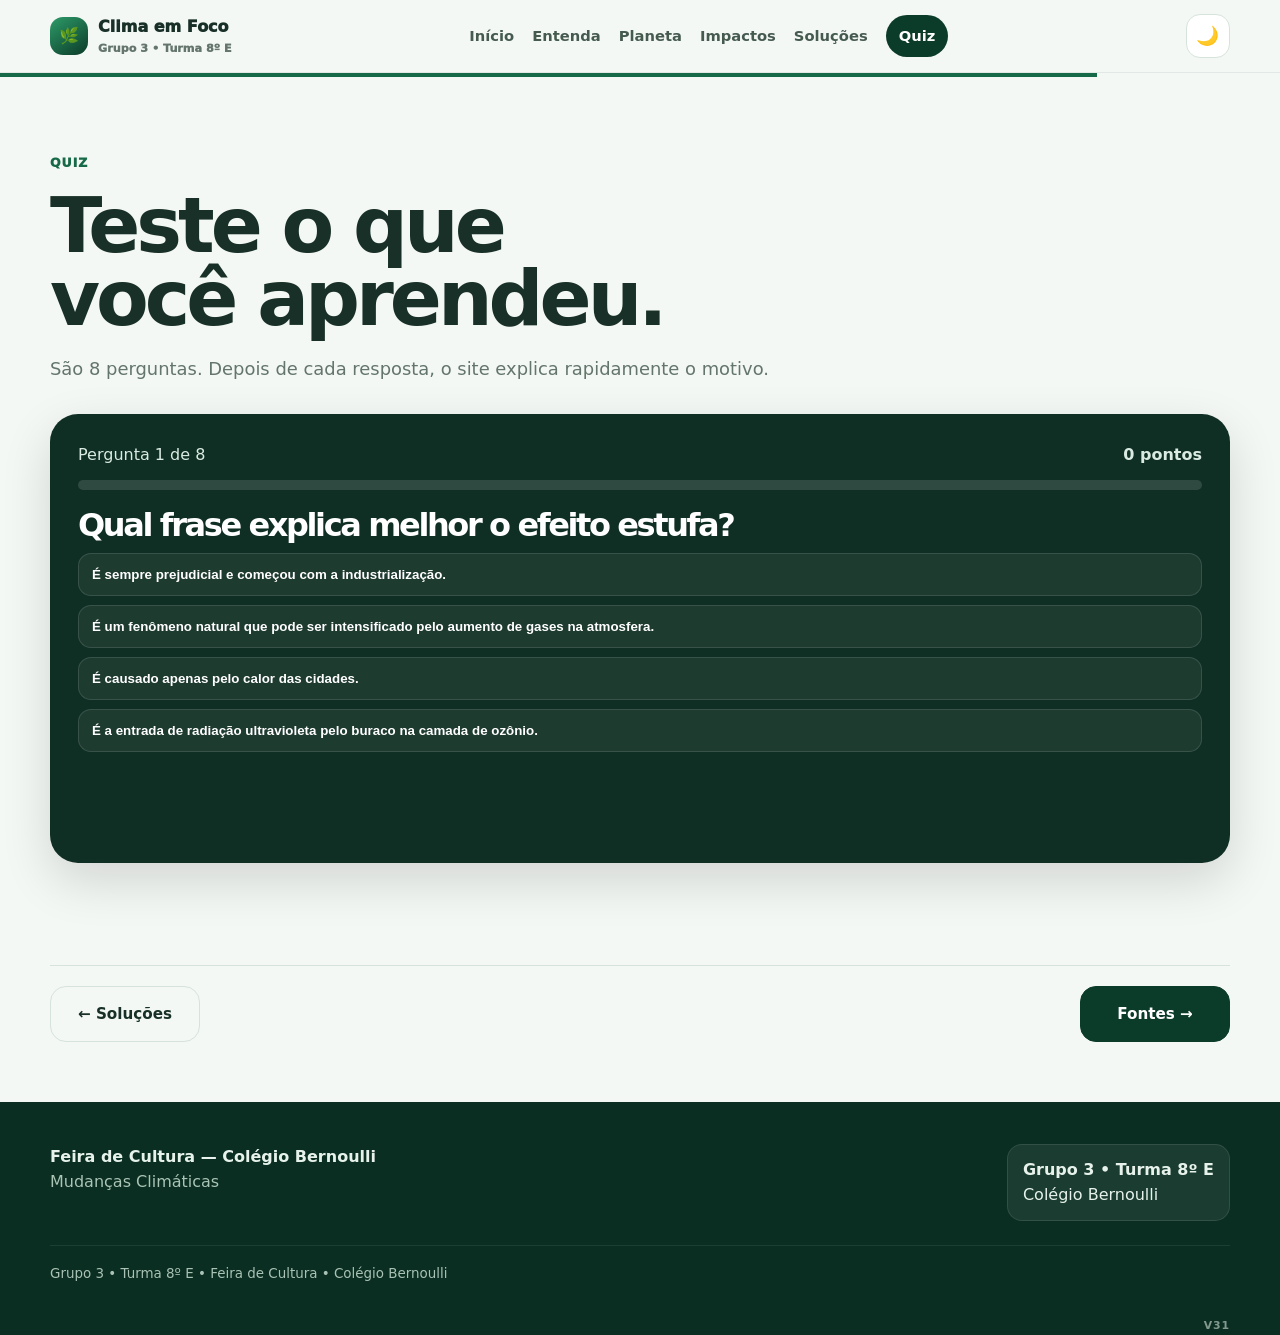
<file: quiz.html>
<!doctype html>
<html lang="pt-BR">
<head>

<script>
(function () {
  try {
    if ("serviceWorker" in navigator) {
      navigator.serviceWorker.getRegistrations().then(function(regs){
        regs.forEach(function(reg){ reg.unregister(); });
      });
    }
    if ("caches" in window) {
      caches.keys().then(function(keys){
        keys.forEach(function(key){ caches.delete(key); });
      });
    }
  } catch(e) {}
})();
</script>

<meta charset="utf-8">
<meta name="viewport" content="width=device-width,initial-scale=1">
<meta name="theme-color" content="#0b3b29">
<title>Quiz | Clima em Foco</title>
<link rel="stylesheet" href="style.css?v=31">
</head>
<body>
<header>
<div class="nav">
  <a class="brand" href="index.html"><span class="logo">🌿</span><span>Clima em Foco<small>Grupo 3 • Turma 8º E</small></span></a>
  <nav class="links"><a class="" href="index.html">Início</a><a class="" href="entenda.html">Entenda</a><a class="" href="planeta.html">Planeta</a><a class="" href="impactos.html">Impactos</a><a class="" href="solucoes.html">Soluções</a><a class="active cta" href="quiz.html">Quiz</a></nav>
  <button class="theme-toggle" type="button" aria-label="Alternar tema">🌙</button>
</div>
</header><div class="progress-shell" aria-hidden="true"><span style="width:85.7%"></span></div>

<main>
<section class="wrap">
  <div class="head">
    <div class="kicker">Quiz</div>
    <h1 style="font-size:clamp(3rem,6vw,5.2rem)">Teste o que você aprendeu.</h1>
    <p class="lead">São 8 perguntas. Depois de cada resposta, o site explica rapidamente o motivo.</p>
  </div>

  <div class="quiz reveal">
    <div class="quiz-topline"><span id="count">Pergunta 1 de 8</span><b id="score">0 pontos</b></div>
    <div class="quiz-progress"><span id="quizProgressBar"></span></div>
    <h2 id="question" style="font-size:2rem"></h2>
    <div class="options" id="options"></div>
    <p id="feedback" class="quiz-feedback"></p>
    <button id="next" class="btn" style="display:none">Próxima</button>
  </div>
</section>

</main>

<script>
const shuffled = arr => arr.map((v,i)=>({v,i})).sort(()=>Math.random()-.5);
const qs = [
  {
    q:"Qual frase explica melhor o efeito estufa?",
    a:["É sempre prejudicial e começou com a industrialização.","É um fenômeno natural que pode ser intensificado pelo aumento de gases na atmosfera.","É causado apenas pelo calor das cidades.","É a entrada de radiação ultravioleta pelo buraco na camada de ozônio."],
    c:1,
    e:"O efeito estufa natural ajuda a manter a Terra habitável. O problema é sua intensificação pelo aumento de gases como CO₂, CH₄ e N₂O."
  },
  {
    q:"Por que a queima de combustíveis fósseis contribui para o aquecimento global?",
    a:["Porque elimina o vapor d'água da atmosfera.","Porque faz o oceano produzir calor sozinho.","Porque bloqueia toda a luz solar.","Porque libera CO₂ e aumenta a concentração de gases de efeito estufa."],
    c:3,
    e:"Carvão, petróleo e gás natural liberam carbono que estava armazenado, aumentando a concentração de CO₂ na atmosfera."
  },
  {
    q:"Qual é a diferença entre tempo e clima?",
    a:["Clima descreve somente a temperatura; tempo descreve apenas a chuva.","Tempo e clima são exatamente a mesma coisa.","Tempo descreve condições de curto prazo; clima envolve padrões e tendências de longo prazo.","Tempo dura décadas; clima muda a cada hora."],
    c:2,
    e:"Uma chuva ou frente fria é uma condição do tempo. O clima é analisado por padrões e tendências ao longo de períodos longos."
  },
  {
    q:"O que significa adaptação às mudanças climáticas?",
    a:["Reduzir vulnerabilidades e preparar pessoas e lugares para impactos climáticos.","Aumentar emissões para equilibrar a temperatura.","Parar todas as ações de mitigação.","Tentar impedir qualquer mudança natural no clima."],
    c:0,
    e:"Adaptação busca reduzir danos e vulnerabilidades. Ela complementa a mitigação, que atua sobre as causas."
  },
  {
    q:"Como o aquecimento global pode contribuir para a elevação do nível médio do mar?",
    a:["Somente pelo gelo marinho que já está flutuando.","Pela expansão da água aquecida e pela perda de gelo que está sobre continentes.","Porque o oceano passa a fabricar novas moléculas de água.","Apenas pelo aumento da quantidade de chuva."],
    c:1,
    e:"A água do oceano se expande ao aquecer, e o derretimento de geleiras e mantos de gelo continentais adiciona água ao mar."
  },
  {
    q:"Qual alternativa representa principalmente uma ação de mitigação?",
    a:["Criar rotas de evacuação para enchentes.","Instalar alertas para ondas de calor.","Elevar casas em áreas sujeitas a inundação.","Reduzir emissões e proteger ecossistemas que armazenam carbono."],
    c:3,
    e:"Mitigação atua nas causas do aquecimento, reduzindo emissões ou aumentando a remoção de carbono. As outras opções são principalmente adaptação."
  },
  {
    q:"Um único dia muito frio prova que o aquecimento global não está acontecendo?",
    a:["Sim, porque a temperatura diária define o clima global.","Sim, desde que aconteça durante o inverno.","Não. Um evento local e de curto prazo não anula uma tendência climática global de longo prazo.","Não, porque dias frios deixaram de existir."],
    c:2,
    e:"Tempo varia de um dia para outro. O aquecimento global é avaliado por tendências de longo prazo em dados de muitas regiões."
  },
  {
    q:"Por que mitigação e adaptação são importantes juntas?",
    a:["Porque uma reduz as causas do problema e a outra ajuda a diminuir riscos e danos dos impactos.","Porque as duas significam exatamente reduzir CO₂.","Porque adaptação elimina a necessidade de reduzir emissões.","Porque mitigação serve apenas para prever o tempo."],
    c:0,
    e:"Mitigação limita o agravamento futuro; adaptação ajuda sociedades e ecossistemas a lidar com impactos presentes e futuros."
  }
];

let i=0, p=0, locked=false;
const q=document.getElementById("question");
const o=document.getElementById("options");
const f=document.getElementById("feedback");
const n=document.getElementById("next");
const count=document.getElementById("count");
const score=document.getElementById("score");
const bar=document.getElementById("quizProgressBar");

function render(){
  locked=false;
  count.textContent=`Pergunta ${i+1} de ${qs.length}`;
  q.textContent=qs[i].q;
  o.innerHTML="";
  f.textContent="";
  f.className="quiz-feedback";
  n.style.display="none";
  bar.style.width=`${(i/qs.length)*100}%`;
  qs[i].a.forEach((x,j)=>{
    const b=document.createElement("button");
    b.className="option";
    b.textContent=x;
    b.onclick=()=>answer(b,j);
    o.appendChild(b);
  });
}

function answer(btn,j){
  if(locked)return;
  locked=true;
  const buttons=[...o.querySelectorAll(".option")];
  buttons.forEach(x=>x.disabled=true);
  if(j===qs[i].c){
    p++;
    btn.classList.add("ok");
    f.textContent="✅ Correto. "+qs[i].e;
    f.classList.add("correct");
  }else{
    btn.classList.add("no");
    buttons[qs[i].c].classList.add("ok");
    f.textContent="❌ Não é essa. "+qs[i].e;
    f.classList.add("wrong");
  }
  score.textContent=`${p} ${p===1?"ponto":"pontos"}`;
  bar.style.width=`${((i+1)/qs.length)*100}%`;
  n.style.display="inline-flex";
  n.textContent=i===qs.length-1?"Ver resultado":"Próxima";
}

function finish(){
  const pct=p/qs.length;
  let msg = pct===1 ? "Perfeito! Você acertou todas. 🌟" :
            pct>=.8 ? "Excelente resultado! 👏" :
            pct>=.6 ? "Muito bom! Você entendeu os pontos principais. 🌱" :
                      "Vale revisar algumas páginas e tentar de novo. 📚";
  count.textContent="Resultado final";
  q.textContent=`${p}/${qs.length}`;
  o.innerHTML="";
  f.textContent=msg;
  f.className="quiz-feedback correct";
  bar.style.width="100%";
  n.textContent="↻ Refazer quiz";
  n.style.display="inline-flex";
  n.onclick=()=>location.reload();
}

n.onclick=()=>{
  if(i<qs.length-1){ i++; render(); }
  else finish();
};
render();
</script>

<nav class="page-switch" aria-label="Navegação entre páginas"><a class="back" href="solucoes.html">← Soluções</a><a class="forward" href="fontes.html">Fontes →</a></nav>
<footer>
<div class="wrap footer">
  <div><strong>Feira de Cultura — Colégio Bernoulli</strong><div class="muted">Mudanças Climáticas</div></div>
  <div class="badge"><strong>Grupo 3 • Turma 8º E</strong><br><span>Colégio Bernoulli</span></div>
</div>
<div class="wrap bottom">Grupo 3 • Turma 8º E • Feira de Cultura • Colégio Bernoulli</div>
<div class="site-version">V31</div>
</footer>
<script src="script.js?v=31"></script>
</body>
</html>
</file>
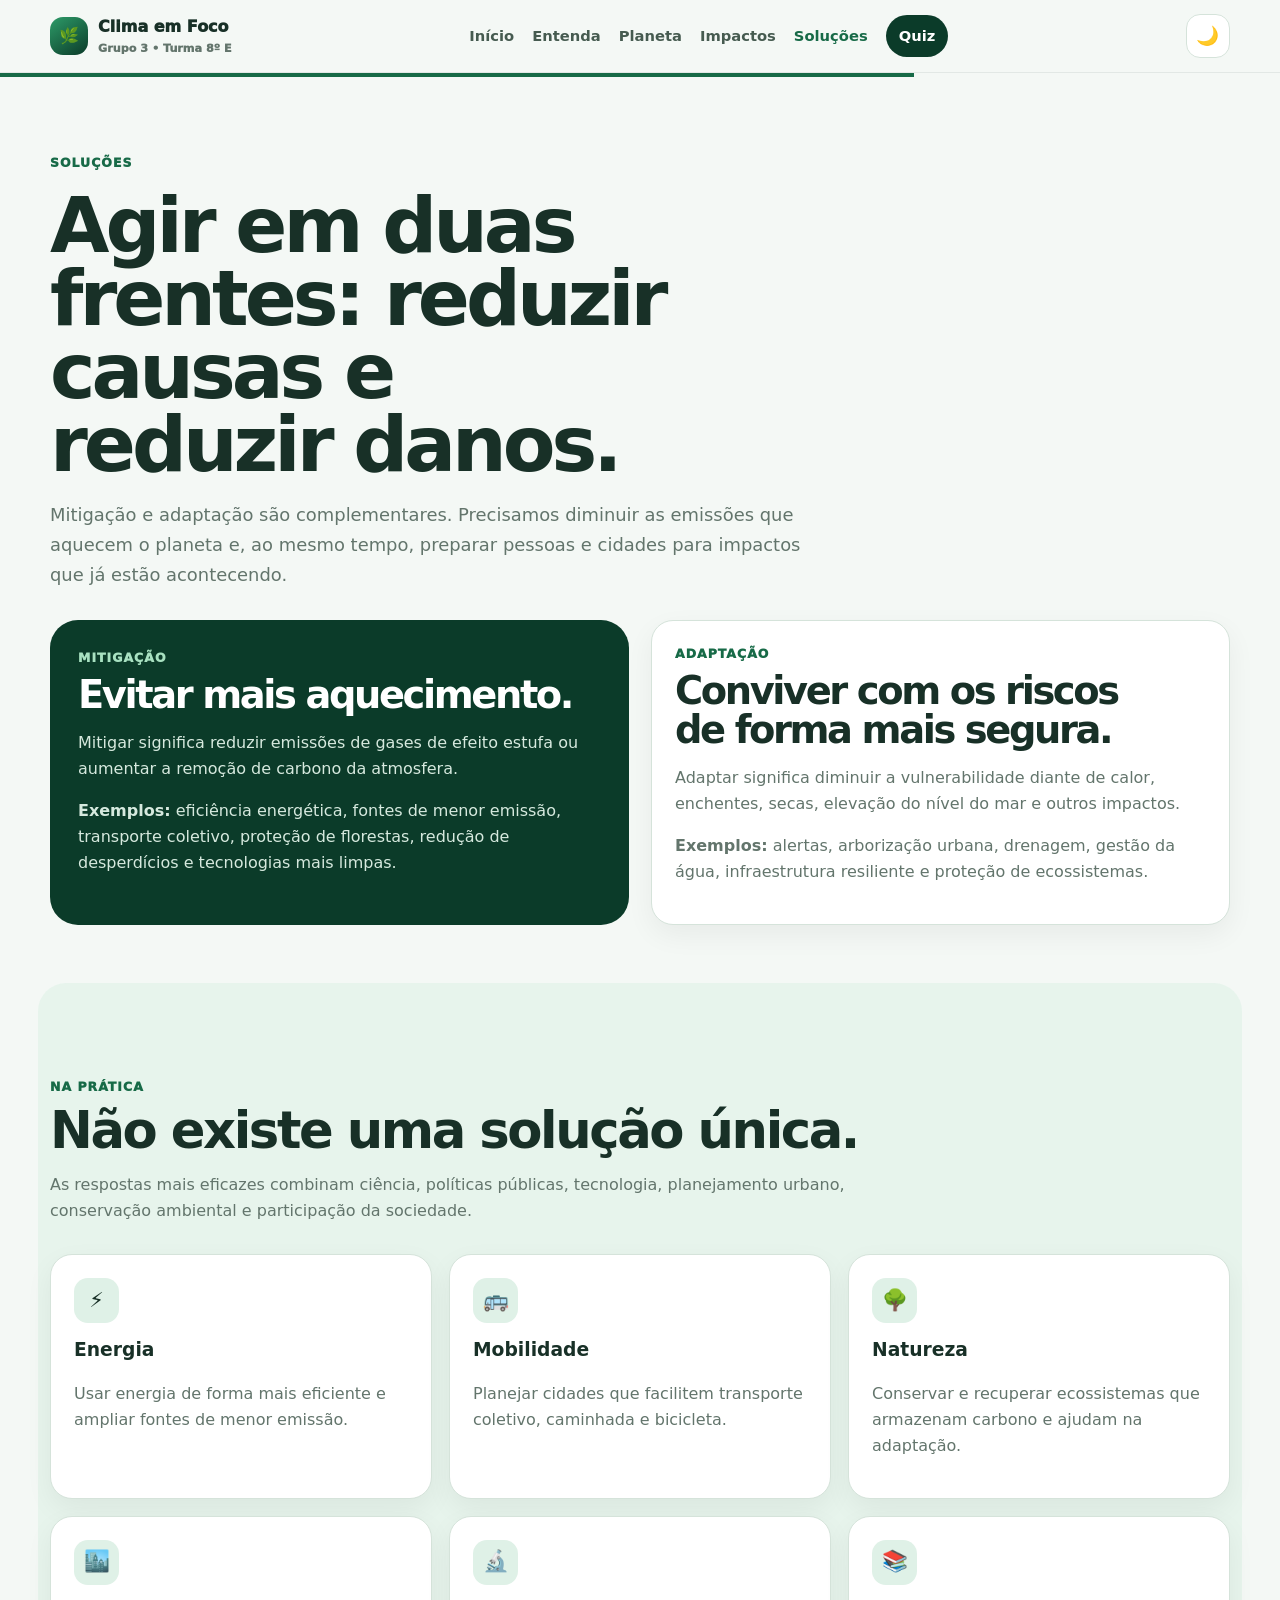
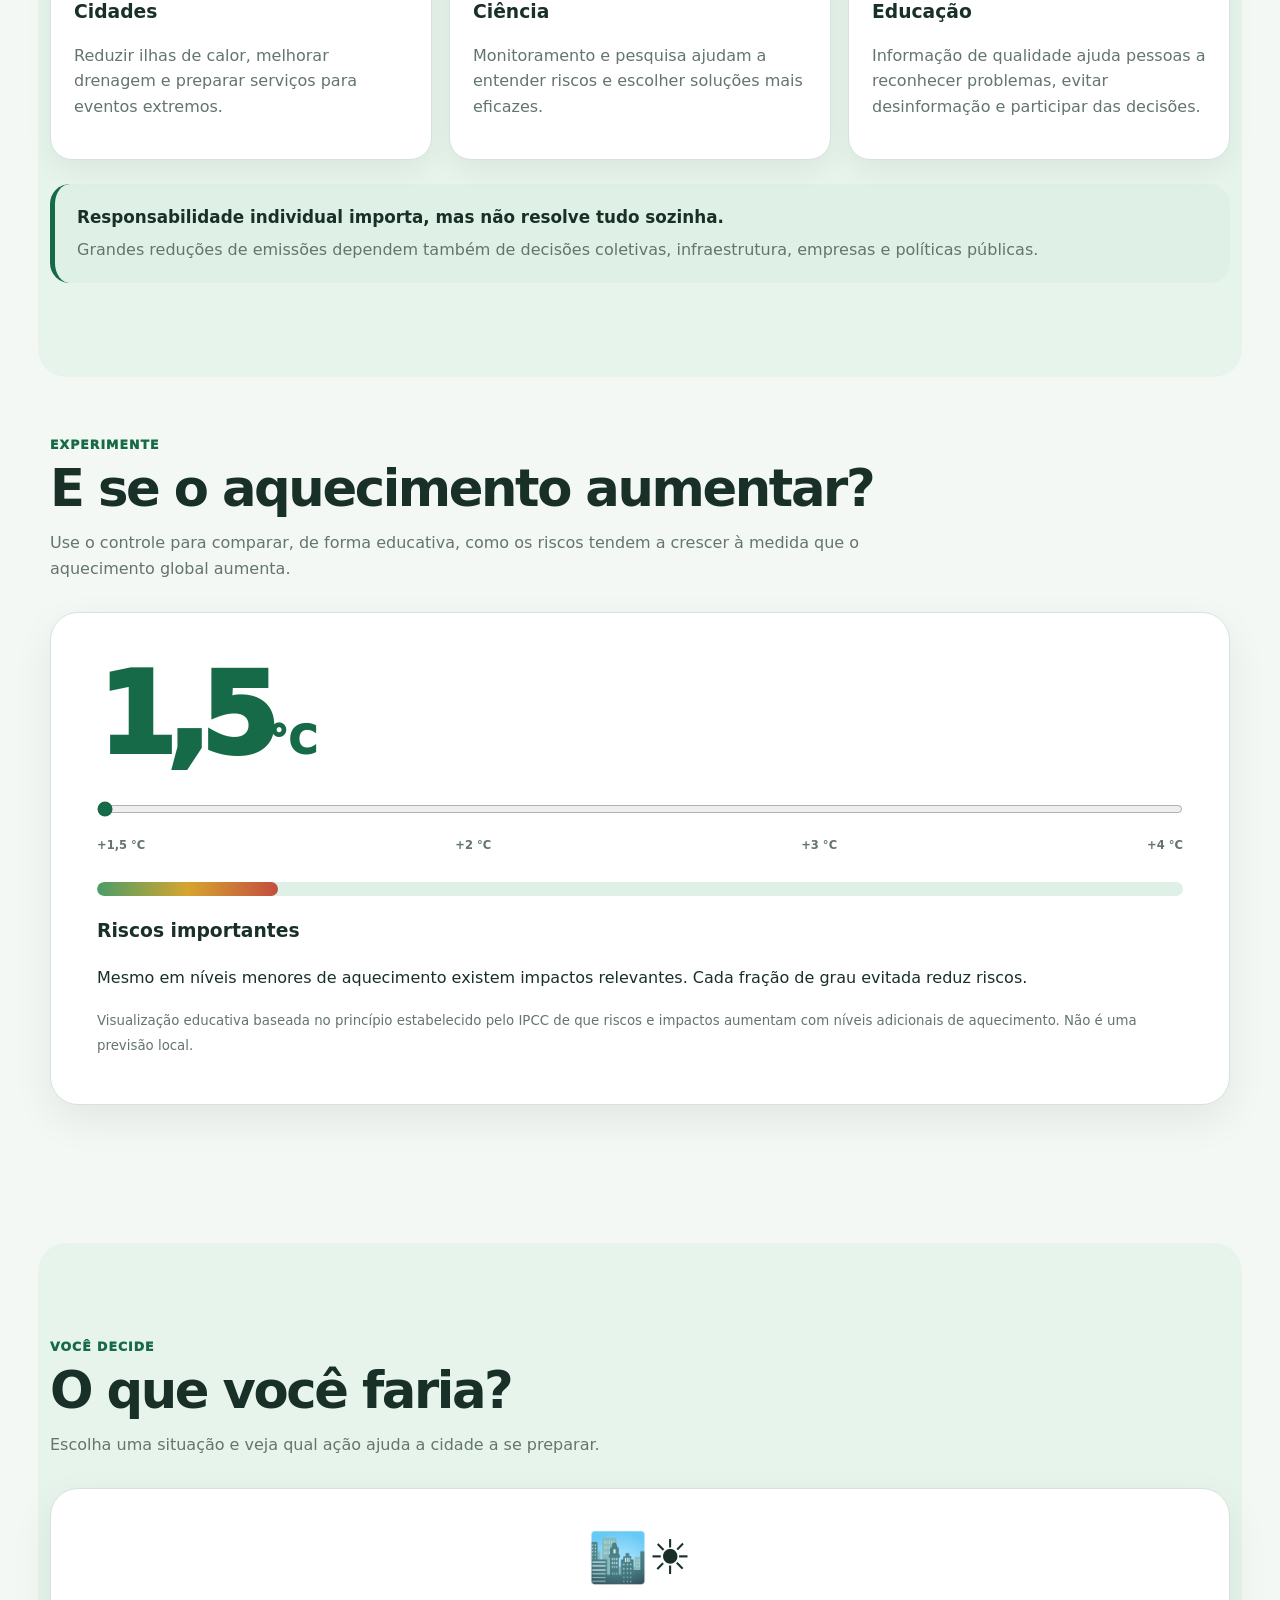
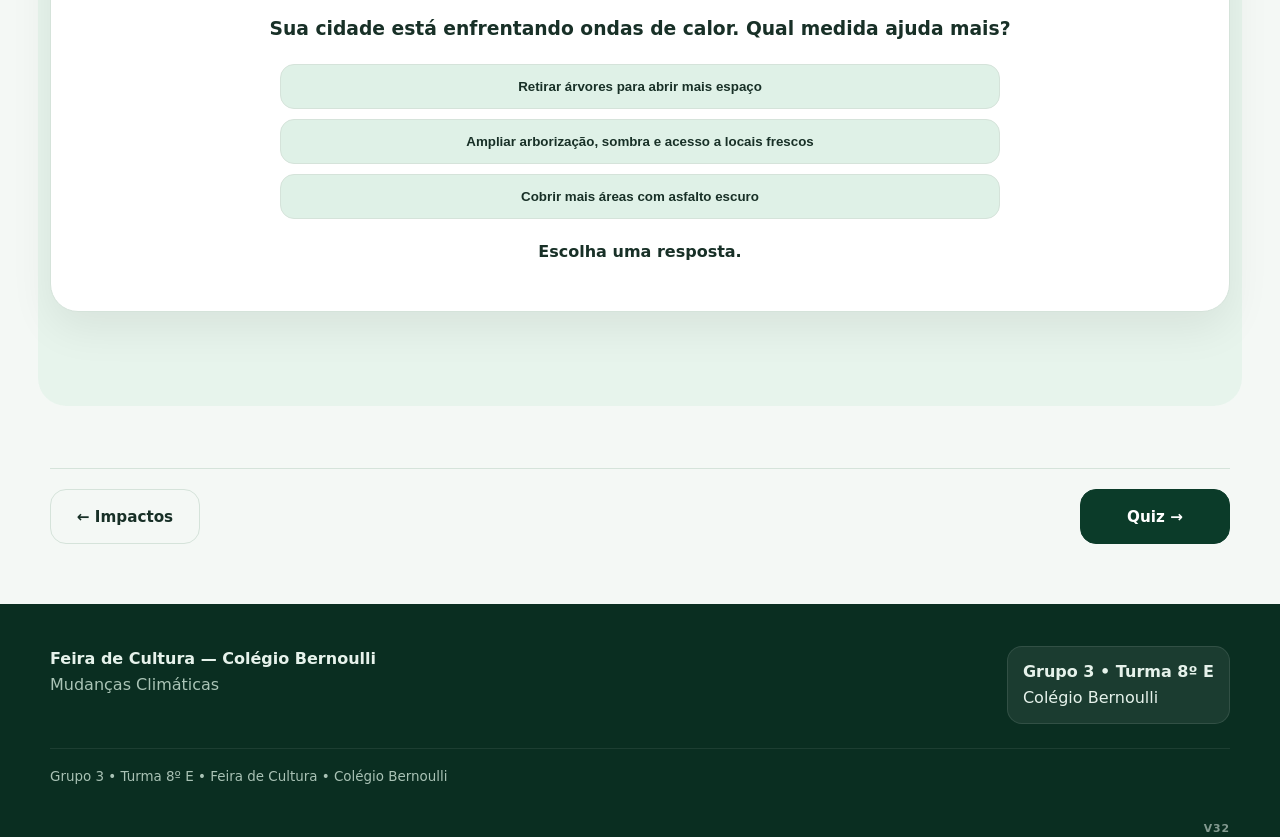
<file: solucoes.html>
<!doctype html>
<html lang="pt-BR">
<head>

<script>
(function () {
  try {
    if ("serviceWorker" in navigator) {
      navigator.serviceWorker.getRegistrations().then(function(regs){
        regs.forEach(function(reg){ reg.unregister(); });
      });
    }
    if ("caches" in window) {
      caches.keys().then(function(keys){
        keys.forEach(function(key){ caches.delete(key); });
      });
    }
  } catch(e) {}
})();
</script>

<meta charset="utf-8">
<meta name="viewport" content="width=device-width,initial-scale=1">
<meta name="theme-color" content="#0b3b29">
<title>Soluções | Clima em Foco</title>
<link rel="stylesheet" href="style.css?v=31">
</head>
<body>
<header>
<div class="nav">
  <a class="brand" href="index.html"><span class="logo">🌿</span><span>Clima em Foco<small>Grupo 3 • Turma 8º E</small></span></a>
  <nav class="links"><a class="" href="index.html">Início</a><a class="" href="entenda.html">Entenda</a><a class="" href="planeta.html">Planeta</a><a class="" href="impactos.html">Impactos</a><a class="active" href="solucoes.html">Soluções</a><a class="cta" href="quiz.html">Quiz</a></nav>
  <button class="theme-toggle" type="button" aria-label="Alternar tema">🌙</button>
</div>
</header><div class="progress-shell" aria-hidden="true"><span style="width:71.4%"></span></div>

<main>
<section class="wrap">
  <div class="head">
    <div class="kicker">Soluções</div>
    <h1 style="font-size:clamp(3rem,6vw,5.2rem)">Agir em duas frentes: reduzir causas e reduzir danos.</h1>
    <p class="lead">Mitigação e adaptação são complementares. Precisamos diminuir as emissões que aquecem o planeta e, ao mesmo tempo, preparar pessoas e cidades para impactos que já estão acontecendo.</p>
  </div>

  <div class="feature">
    <div class="dark reveal">
      <div class="kicker" style="color:#a8e1c1">Mitigação</div>
      <h2 style="font-size:2.4rem">Evitar mais aquecimento.</h2>
      <p>Mitigar significa reduzir emissões de gases de efeito estufa ou aumentar a remoção de carbono da atmosfera.</p>
      <p><b>Exemplos:</b> eficiência energética, fontes de menor emissão, transporte coletivo, proteção de florestas, redução de desperdícios e tecnologias mais limpas.</p>
    </div>
    <div class="card reveal">
      <div class="kicker">Adaptação</div>
      <h2 style="font-size:2.4rem">Conviver com os riscos de forma mais segura.</h2>
      <p>Adaptar significa diminuir a vulnerabilidade diante de calor, enchentes, secas, elevação do nível do mar e outros impactos.</p>
      <p><b>Exemplos:</b> alertas, arborização urbana, drenagem, gestão da água, infraestrutura resiliente e proteção de ecossistemas.</p>
    </div>
  </div>
</section>

<section class="wrap">
  <div class="head"><div class="kicker">Na prática</div><h2>Não existe uma solução única.</h2><p>As respostas mais eficazes combinam ciência, políticas públicas, tecnologia, planejamento urbano, conservação ambiental e participação da sociedade.</p></div>
  <div class="cards">
    <div class="card reveal"><div class="icon">⚡</div><h3>Energia</h3><p>Usar energia de forma mais eficiente e ampliar fontes de menor emissão.</p></div>
    <div class="card reveal"><div class="icon">🚌</div><h3>Mobilidade</h3><p>Planejar cidades que facilitem transporte coletivo, caminhada e bicicleta.</p></div>
    <div class="card reveal"><div class="icon">🌳</div><h3>Natureza</h3><p>Conservar e recuperar ecossistemas que armazenam carbono e ajudam na adaptação.</p></div>
    <div class="card reveal"><div class="icon">🏙️</div><h3>Cidades</h3><p>Reduzir ilhas de calor, melhorar drenagem e preparar serviços para eventos extremos.</p></div>
    <div class="card reveal"><div class="icon">🔬</div><h3>Ciência</h3><p>Monitoramento e pesquisa ajudam a entender riscos e escolher soluções mais eficazes.</p></div>
    <div class="card reveal"><div class="icon">📚</div><h3>Educação</h3><p>Informação de qualidade ajuda pessoas a reconhecer problemas, evitar desinformação e participar das decisões.</p></div>
  </div>

  <div class="key-message reveal">
    <b>Responsabilidade individual importa, mas não resolve tudo sozinha.</b>
    <p>Grandes reduções de emissões dependem também de decisões coletivas, infraestrutura, empresas e políticas públicas.</p>
  </div>
</section>

<section class="wrap">
  <div class="head reveal">
    <div class="kicker">Experimente</div>
    <h2>E se o aquecimento aumentar?</h2>
    <p>Use o controle para comparar, de forma educativa, como os riscos tendem a crescer à medida que o aquecimento global aumenta.</p>
  </div>
  <div class="warming-lab reveal">
    <div class="warming-value"><span id="warmValue">1,5</span><small>°C</small></div>
    <input id="warmRange" type="range" min="15" max="40" value="15" step="5" aria-label="Nível de aquecimento global">
    <div class="warming-scale"><span>+1,5 °C</span><span>+2 °C</span><span>+3 °C</span><span>+4 °C</span></div>
    <div class="risk-meter"><span id="riskBar"></span></div>
    <h3 id="riskTitle">Riscos importantes</h3>
    <p id="riskText">Mesmo em níveis menores de aquecimento existem impactos relevantes. Cada fração de grau evitada reduz riscos.</p>
    <small class="muted">Visualização educativa baseada no princípio estabelecido pelo IPCC de que riscos e impactos aumentam com níveis adicionais de aquecimento. Não é uma previsão local.</small>
  </div>
</section>
<script>
(() => {
 const r=document.getElementById("warmRange"),v=document.getElementById("warmValue"),
       b=document.getElementById("riskBar"),title=document.getElementById("riskTitle"),text=document.getElementById("riskText");
 const levels={
  15:["1,5","Riscos importantes","Mesmo em níveis menores de aquecimento existem impactos relevantes. Cada fração de grau evitada reduz riscos."],
  20:["2,0","Riscos maiores","Ondas de calor e outros extremos tendem a se tornar mais intensos ou frequentes, aumentando a necessidade de mitigação e adaptação."],
  25:["2,5","Riscos elevados","Mais aquecimento amplia a exposição de pessoas e ecossistemas e torna alguns impactos mais difíceis de administrar."],
  30:["3,0","Riscos muito elevados","Os riscos climáticos crescem em várias regiões e sistemas naturais, com maiores desafios de adaptação."],
  35:["3,5","Riscos severos","Aumentam as chances de impactos graves e perdas, especialmente onde há alta vulnerabilidade."],
  40:["4,0","Riscos extremos","Um mundo muito mais quente traz riscos amplos e profundos. Limitar o aquecimento reduz esses perigos."]
 };
 function update(){
   const x=levels[r.value];v.textContent=x[0];title.textContent=x[1];text.textContent=x[2];
   b.style.width=((r.value-10)/30*100)+"%";
 }
 r.oninput=update;update();
})();
</script>



<section class="wrap v29-section">
 <div class="head reveal"><div class="kicker">Você decide</div><h2>O que você faria?</h2><p>Escolha uma situação e veja qual ação ajuda a cidade a se preparar.</p></div>
 <div class="decision-game reveal" id="decisionGame">
   <div class="decision-icon">🏙️☀️</div>
   <h3>Sua cidade está enfrentando ondas de calor. Qual medida ajuda mais?</h3>
   <div class="decision-options">
     <button data-good="0">Retirar árvores para abrir mais espaço</button>
     <button data-good="1">Ampliar arborização, sombra e acesso a locais frescos</button>
     <button data-good="0">Cobrir mais áreas com asfalto escuro</button>
   </div>
   <p class="decision-feedback" id="decisionFeedback">Escolha uma resposta.</p>
 </div>
</section>
<script>
(() => {
 const info={
  15:["Ondas de calor já exigem preparação.","Drenagem e alertas ajudam a reduzir riscos.","Arborização, sombra e planejamento urbano são importantes."],
  20:["O risco associado ao calor aumenta.","Chuvas intensas podem ampliar problemas onde há alta vulnerabilidade.","Mais infraestrutura resiliente e áreas verdes ajudam na adaptação."],
  30:["Calor extremo pode trazer desafios muito maiores.","Eventos extremos podem gerar impactos mais graves em áreas vulneráveis.","A adaptação se torna mais difícil e reduzir emissões continua essencial."]
 };
 document.querySelectorAll(".future-temp").forEach(b=>b.onclick=()=>{
   document.querySelectorAll(".future-temp").forEach(x=>x.classList.remove("active")); b.classList.add("active");
   const a=info[b.dataset.temp];
   futureHeat.textContent=a[0]; futureRain.textContent=a[1]; futureAdapt.textContent=a[2];
   futureScene.dataset.temp=b.dataset.temp;
 });
 document.querySelectorAll(".decision-options button").forEach(b=>b.onclick=()=>{
   const ok=b.dataset.good==="1";
   decisionFeedback.textContent=ok?"Boa escolha! Árvores, sombra e planejamento podem reduzir a exposição ao calor.":"Essa opção pode aumentar a exposição ao calor. Tente outra alternativa.";
   decisionFeedback.className="decision-feedback "+(ok?"good":"bad");
 });
})();
</script>

</main>

<nav class="page-switch" aria-label="Navegação entre páginas"><a class="back" href="impactos.html">← Impactos</a><a class="forward" href="quiz.html">Quiz →</a></nav>
<footer>
<div class="wrap footer">
  <div><strong>Feira de Cultura — Colégio Bernoulli</strong><div class="muted">Mudanças Climáticas</div></div>
  <div class="badge"><strong>Grupo 3 • Turma 8º E</strong><br><span>Colégio Bernoulli</span></div>
</div>
<div class="wrap bottom">Grupo 3 • Turma 8º E • Feira de Cultura • Colégio Bernoulli</div>
<div class="site-version">V32</div>
</footer>
<script src="script.js?v=31"></script>
</body>
</html>
</file>
<file: style.css>
:root{--bg:#f4f8f5;--surface:#fff;--ink:#183027;--muted:#63756c;--green:#176a47;--deep:#0b3b29;--soft:#dff1e7;--line:#d5e3da;--shadow:0 18px 48px rgba(20,55,38,.10);--max:1180px}
*{box-sizing:border-box}html{scroll-behavior:smooth}body{margin:0;font-family:Inter,system-ui,-apple-system,"Segoe UI",Roboto,Arial,sans-serif;background:var(--bg);color:var(--ink);line-height:1.6}a{color:inherit}
header{position:sticky;top:0;z-index:50;background:rgba(244,248,245,.9);backdrop-filter:blur(18px);border-bottom:1px solid rgba(24,48,39,.08)}
.nav{width:min(var(--max),calc(100% - 32px));margin:auto;display:flex;align-items:center;justify-content:space-between;padding:14px 0;gap:20px}.brand{text-decoration:none;font-weight:950;display:flex;align-items:center;gap:10px}.logo{width:38px;height:38px;border-radius:13px;background:linear-gradient(145deg,#2d9b68,#0b3b29);display:grid;place-items:center;color:#fff}.brand small{display:block;color:var(--muted);font-size:.7rem}.links{display:flex;gap:18px;align-items:center}.links a{text-decoration:none;font-size:.92rem;font-weight:800;color:#465b50}.links a:hover,.links a.active{color:var(--green)}.cta{background:var(--deep);color:white!important;padding:9px 13px;border-radius:999px}
.wrap{width:min(var(--max),calc(100% - 32px));margin:auto}.hero{padding:82px 0 60px;min-height:76vh;display:flex;align-items:center}.hero-grid{display:grid;grid-template-columns:1.05fr .95fr;gap:55px;align-items:center}.eyebrow{display:inline-flex;padding:7px 11px;border-radius:999px;background:#fff;border:1px solid var(--line);font-size:.78rem;font-weight:900;color:var(--green);text-transform:uppercase;letter-spacing:.7px}h1{font-size:clamp(3rem,7vw,6rem);line-height:.95;letter-spacing:-4px;margin:17px 0}.lead{font-size:1.12rem;color:var(--muted);max-width:720px}.buttons{display:flex;gap:11px;flex-wrap:wrap;margin-top:25px}.btn{display:inline-flex;text-decoration:none;border:0;cursor:pointer;padding:12px 17px;border-radius:13px;font-weight:900;background:#fff;border:1px solid var(--line)}.btn.primary{background:var(--deep);color:#fff}.visual{min-height:430px;border-radius:32px;background:linear-gradient(145deg,#125c3e,#082d20);color:#fff;padding:28px;box-shadow:0 28px 65px rgba(8,45,32,.22);position:relative;overflow:hidden}.visual:after{content:"";position:absolute;width:260px;height:260px;border-radius:50%;right:-80px;top:-80px;background:rgba(255,255,255,.07)}
section{padding:76px 0}.head{max-width:760px;margin-bottom:30px}.kicker{font-size:.78rem;text-transform:uppercase;letter-spacing:1px;font-weight:950;color:var(--green)}h2{font-size:clamp(2rem,4vw,3.8rem);line-height:1.02;letter-spacing:-2.4px;margin:7px 0 12px}.head p,.muted{color:var(--muted)}
.cards{display:grid;grid-template-columns:repeat(3,1fr);gap:17px}.card{background:#fff;border:1px solid var(--line);border-radius:22px;padding:23px;box-shadow:var(--shadow)}.card h3{margin:12px 0 7px}.icon{width:45px;height:45px;border-radius:14px;background:var(--soft);display:grid;place-items:center;font-size:1.3rem}
.feature{display:grid;grid-template-columns:1fr 1fr;gap:22px}.dark{background:var(--deep);color:#fff;border-radius:28px;padding:28px}.dark p{color:#d6e9de}.list{display:grid;gap:12px}.row{background:#fff;border:1px solid var(--line);border-radius:18px;padding:18px;display:flex;gap:14px}.row p{margin:2px 0;color:var(--muted)}
/* Globe */
.globe-shell{display:grid;grid-template-columns:.9fr 1.1fr;gap:30px;align-items:center}.globe-wrap{display:grid;place-items:center;min-height:470px;background:radial-gradient(circle at center,#e6f6ed 0,#f7faf8 55%,transparent 70%);border-radius:32px}.globe{width:min(360px,72vw);aspect-ratio:1;border-radius:50%;position:relative;background:radial-gradient(circle at 35% 28%,rgba(255,255,255,.38),transparent 20%),linear-gradient(145deg,#2a9bc1,#126582 70%);box-shadow:inset -35px -28px 60px rgba(0,0,0,.28),0 30px 55px rgba(18,101,130,.2);overflow:hidden;animation:float 5s ease-in-out infinite}.land{position:absolute;background:#5cc27e;border-radius:55% 45% 60% 40%;filter:drop-shadow(0 2px 1px rgba(0,0,0,.08))}.l1{width:105px;height:145px;left:64px;top:70px;transform:rotate(-20deg)}.l2{width:70px;height:110px;left:135px;top:205px;transform:rotate(18deg)}.l3{width:130px;height:92px;right:35px;top:82px;transform:rotate(12deg)}.l4{width:78px;height:95px;right:75px;top:178px;transform:rotate(-15deg)}.globe:after{content:"";position:absolute;inset:0;background:repeating-linear-gradient(90deg,transparent 0 55px,rgba(255,255,255,.08) 56px 57px),repeating-linear-gradient(0deg,transparent 0 55px,rgba(255,255,255,.07) 56px 57px);border-radius:50%}.hotspot{position:absolute;z-index:4;width:17px;height:17px;border-radius:50%;background:#ffd166;border:3px solid #fff;box-shadow:0 0 0 7px rgba(255,209,102,.2);cursor:pointer}.h1{left:105px;top:116px}.h2{right:88px;top:112px}.h3{left:168px;bottom:92px}.globe-info{background:#fff;border:1px solid var(--line);border-radius:26px;padding:27px;box-shadow:var(--shadow)}.globe-info strong{color:var(--green)}@keyframes float{50%{transform:translateY(-8px)}}
.fact-grid{display:grid;grid-template-columns:repeat(2,1fr);gap:15px}.fact{background:#fff;border:1px solid var(--line);border-radius:20px;padding:20px}.fact b{font-size:1.4rem;color:var(--green)}
.quiz{background:#102f24;color:#fff;border-radius:28px;padding:28px}.options{display:grid;gap:9px}.option{border:1px solid rgba(255,255,255,.12);background:rgba(255,255,255,.06);color:#fff;padding:13px;border-radius:13px;text-align:left;font-weight:800;cursor:pointer}.option.ok{background:rgba(70,190,115,.2);border-color:#69d795}.option.no{background:rgba(220,100,90,.18);border-color:#e77d73}
footer{background:#0a2e21;color:#e6f2eb;margin-top:60px}.footer{padding:42px 0 24px;display:grid;grid-template-columns:1fr auto;gap:25px}.footer .muted{color:#aac4b6}.badge{padding:12px 15px;border-radius:15px;background:rgba(255,255,255,.07);border:1px solid rgba(255,255,255,.1)}.bottom{border-top:1px solid rgba(255,255,255,.08);padding:17px 0 23px;color:#a9c2b5;font-size:.84rem}
.reveal{opacity:0;transform:translateY(16px);transition:.55s}.reveal.show{opacity:1;transform:none}
@media(max-width:850px){.hero-grid,.feature,.globe-shell{grid-template-columns:1fr}.cards{grid-template-columns:1fr 1fr}.links a:not(.cta){display:none}.hero{padding-top:50px}.footer{grid-template-columns:1fr}}
@media(max-width:600px){.cards,.fact-grid{grid-template-columns:1fr}h1{letter-spacing:-2.5px}.wrap,.nav{width:min(var(--max),calc(100% - 22px))}.visual{min-height:360px}}


/* ===== Tema claro / escuro ===== */
:root{
  color-scheme: light;
  --header-bg:rgba(244,248,245,.9);
}
html[data-theme="dark"]{
  color-scheme: dark;
  --bg:#0b1712;
  --surface:#12231b;
  --ink:#edf7f1;
  --muted:#abc0b5;
  --green:#74d6a4;
  --deep:#071f16;
  --soft:#173d2d;
  --line:#294438;
  --shadow:0 18px 48px rgba(0,0,0,.24);
  --header-bg:rgba(11,23,18,.9);
}
html[data-theme="dark"] body{background:var(--bg);color:var(--ink)}
html[data-theme="dark"] header{background:var(--header-bg);border-bottom-color:rgba(255,255,255,.08)}
html[data-theme="dark"] .brand small,
html[data-theme="dark"] .links a,
html[data-theme="dark"] .muted,
html[data-theme="dark"] .head p,
html[data-theme="dark"] .row p{color:var(--muted)}
html[data-theme="dark"] .card,
html[data-theme="dark"] .row,
html[data-theme="dark"] .globe-info,
html[data-theme="dark"] .fact,
html[data-theme="dark"] .btn:not(.primary),
html[data-theme="dark"] .eyebrow{
  background:var(--surface);border-color:var(--line);color:var(--ink)
}
html[data-theme="dark"] .globe-wrap{background:radial-gradient(circle at center,#17362a 0,#0b1712 58%,transparent 72%)}
html[data-theme="dark"] .visual{background:linear-gradient(145deg,#154d38,#071d15)}
.theme-toggle{
  appearance:none;border:1px solid var(--line);background:var(--surface);color:var(--ink);
  width:44px;height:44px;border-radius:14px;display:grid;place-items:center;
  font-size:1.15rem;cursor:pointer;flex:0 0 auto;transition:.2s transform,.2s background
}
.theme-toggle:active{transform:scale(.94)}
.nav-actions{display:flex;align-items:center;gap:10px}
@media(max-width:850px){.nav-actions .links{display:flex}.nav-actions .links a:not(.cta){display:none}}



/* ===== V11 — Globo e navegação limpos ===== */

.globe-stage{
  position:relative;
  min-height:520px;
  border-radius:28px;
  overflow:hidden;
  border:1px solid var(--line);
  background:radial-gradient(circle at 50% 44%,#173f51 0,#0a1b24 55%,#03080c 100%);
}
#earthCanvas{
  position:absolute;
  inset:0;
  width:100%;
  height:100%;
  display:block;
  touch-action:none;
  cursor:grab;
}
#earthCanvas:active{cursor:grabbing}
.marker-layer{position:absolute;inset:0;pointer-events:none}
.globe-marker{
  position:absolute;
  transform:translate(-50%,-50%);
  width:20px;height:20px;border-radius:50%;
  border:3px solid #fff;
  box-shadow:0 0 0 5px rgba(255,255,255,.12),0 4px 14px rgba(0,0,0,.35);
  pointer-events:auto;cursor:pointer;
}
.globe-marker[data-kind="hot"]{background:#ef7f64}
.globe-marker[data-kind="ocean"]{background:#55a5cf}
.globe-marker[data-kind="forest"]{background:#61bd7d}
.globe-marker[data-kind="ice"]{background:#dcecf4}

.globe-status{
  position:absolute;left:14px;top:14px;z-index:6;
  padding:7px 10px;border-radius:999px;
  background:rgba(4,16,22,.72);color:#e9fff4;
  border:1px solid rgba(255,255,255,.14);
  font-size:.74rem;font-weight:850;
}
.globe-toolbar{
  position:absolute;right:14px;top:14px;z-index:6;
  display:flex;gap:7px;
}
.globe-toolbar button{
  width:40px;height:40px;border-radius:12px;
  border:1px solid rgba(255,255,255,.16);
  background:rgba(4,16,22,.78);color:#fff;
  font-size:1.1rem;font-weight:900;cursor:pointer;
}
.globe-help{
  position:absolute;left:50%;bottom:14px;transform:translateX(-50%);
  z-index:6;white-space:nowrap;
  padding:8px 11px;border-radius:999px;
  background:rgba(4,16,22,.72);color:#e9fff4;
  border:1px solid rgba(255,255,255,.14);
  font-size:.76rem;font-weight:800;
}

/* Important: old error layer can never cover the globe */
.globe-error,
.globe-error[hidden]{
  display:none !important;
}

/* Very simple bottom navigation */
.page-switch{
  width:min(var(--max),calc(100% - 32px));
  margin:42px auto 20px;
  padding-top:20px;
  border-top:1px solid var(--line);
  display:flex;
  justify-content:space-between;
  align-items:center;
  gap:12px;
}
.page-switch a{
  text-decoration:none;
  display:inline-flex;
  align-items:center;
  justify-content:center;
  min-height:48px;
  padding:0 16px;
  border-radius:12px;
  font-weight:850;
  font-size:.95rem;
}
.page-switch .back{
  color:var(--ink);
  background:transparent;
  border:1px solid var(--line);
}
.page-switch .forward{
  margin-left:auto;
  color:#fff;
  background:var(--deep);
  border:1px solid var(--deep);
}
.page-switch .forward:hover,
.page-switch .back:hover{
  transform:none;
  box-shadow:none;
}
@media(max-width:600px){
  .globe-stage{min-height:460px}
  .globe-help{font-size:.68rem;max-width:82%;white-space:normal;text-align:center}
  .page-switch{
    width:min(var(--max),calc(100% - 22px));
    display:flex;
  }
  .page-switch a{
    flex:1;
    padding:0 10px;
    font-size:.88rem;
  }
}

.site-version{
  width:min(var(--max),calc(100% - 32px));
  margin:10px auto 0;
  text-align:right;
  font-size:.68rem;
  opacity:.35;
  font-weight:800;
  letter-spacing:.08em;
}

/* ===== V15 — Globo esférico + tela cheia ===== */
.globe-stage:fullscreen{
  width:100vw;
  height:100vh;
  min-height:100vh;
  border-radius:0;
  border:0;
  background:radial-gradient(circle at 50% 44%,#102d3b 0,#06151d 54%,#010406 100%);
}
.globe-stage:fullscreen #earthCanvas{
  width:100%!important;
  height:100%!important;
}
.globe-stage:fullscreen .globe-toolbar{
  top:22px;
  right:22px;
}
.globe-stage:fullscreen .globe-status{
  top:22px;
  left:22px;
}
#fullscreenGlobe{
  font-size:1.05rem;
}


/* ===== V17 — refinamentos gerais (globo preservado) ===== */
:root{
  --v17-ease:cubic-bezier(.2,.7,.2,1);
}

/* Animações discretas */
.reveal{
  opacity:0;
  transform:translateY(18px);
  transition:opacity .55s var(--v17-ease), transform .55s var(--v17-ease);
}
.reveal.is-visible{
  opacity:1;
  transform:none;
}
@media (prefers-reduced-motion: reduce){
  .reveal{opacity:1;transform:none;transition:none}
}

/* Hero mais impactante */
.hero-stat{
  display:inline-flex;
  align-items:center;
  gap:.65rem;
  margin-top:1rem;
  padding:.7rem 1rem;
  border-radius:999px;
  background:color-mix(in srgb,var(--card, #fff) 88%, transparent);
  border:1px solid color-mix(in srgb,var(--line, #d8e2dc) 80%, transparent);
  box-shadow:0 8px 28px rgba(0,0,0,.08);
  font-weight:700;
}
.hero-stat strong{
  font-size:1.08em;
}

/* Barra de ações */
.v17-tools{
  position:fixed;
  right:16px;
  bottom:16px;
  z-index:120;
  display:flex;
  gap:8px;
  flex-wrap:wrap;
  justify-content:flex-end;
  max-width:min(92vw,560px);
}
.v17-tools button{
  border:1px solid rgba(255,255,255,.16);
  background:rgba(15,35,28,.90);
  color:#fff;
  backdrop-filter:blur(12px);
  border-radius:999px;
  padding:.7rem .95rem;
  font:inherit;
  font-weight:700;
  cursor:pointer;
  box-shadow:0 8px 28px rgba(0,0,0,.18);
}
.v17-tools button:hover{transform:translateY(-1px)}
.v17-tools button:active{transform:translateY(0)}

/* Modo apresentação */
body.presentation-mode .site-header,
body.presentation-mode .site-footer,
body.presentation-mode .page-switch{
  display:none!important;
}
body.presentation-mode main{
  padding-top:1rem!important;
}
body.presentation-mode .v17-tools{
  bottom:12px;
}
body.presentation-mode .container{
  max-width:1200px;
}

/* Impactos Brasil */
.brazil-grid{
  display:grid;
  grid-template-columns:repeat(2,minmax(0,1fr));
  gap:1rem;
  margin-top:1.25rem;
}
.brazil-card{
  padding:1rem 1.05rem;
  border-radius:18px;
  border:1px solid var(--line,#dbe5df);
  background:var(--card,#fff);
  box-shadow:0 8px 28px rgba(0,0,0,.06);
}
.brazil-card h3{margin:.1rem 0 .45rem}
.brazil-card p{margin:0}

/* Quiz V17 */
.quiz-progress{
  height:10px;
  border-radius:999px;
  background:rgba(120,140,130,.18);
  overflow:hidden;
  margin:.8rem 0 1.15rem;
}
.quiz-progress > span{
  display:block;
  height:100%;
  width:0;
  background:currentColor;
  transition:width .35s ease;
}
.quiz-result-v17{
  margin-top:1.15rem;
  padding:1rem 1.1rem;
  border:1px solid var(--line,#dbe5df);
  border-radius:18px;
  background:var(--card,#fff);
  display:none;
}
.quiz-result-v17.show{display:block}

/* QR Code final */
.qr-panel{
  display:grid;
  grid-template-columns:auto 1fr;
  align-items:center;
  gap:1rem;
  margin-top:1.25rem;
  padding:1rem;
  border-radius:18px;
  background:var(--card,#fff);
  border:1px solid var(--line,#dbe5df);
}
.qr-panel img{
  width:132px;
  height:132px;
  border-radius:12px;
  background:#fff;
  padding:6px;
}
.qr-url{
  word-break:break-all;
  font-size:.9rem;
  opacity:.8;
}

/* Fonte e espaçamento */
.section h2{letter-spacing:-.02em}
.site-version{opacity:.55}

@media (max-width:760px){
  .brazil-grid{grid-template-columns:1fr}
  .qr-panel{grid-template-columns:1fr;text-align:center}
  .qr-panel img{margin:auto}
  .v17-tools{left:12px;right:12px}
  .v17-tools button{flex:1 1 auto}
}


/* ===== V18 — correção de legibilidade em Impactos ===== */
.brazil-card,
.brazil-card h3,
.brazil-card p{
  position:relative;
  z-index:1;
}

.brazil-card{
  background:var(--card,#ffffff) !important;
  color:var(--text,#17231d) !important;
}

.brazil-card h3{
  color:var(--text,#17231d) !important;
  opacity:1 !important;
}

.brazil-card p{
  color:var(--muted,#4f6258) !important;
  opacity:1 !important;
  line-height:1.6;
}

body[data-theme="dark"] .brazil-card,
html[data-theme="dark"] .brazil-card,
.dark .brazil-card{
  background:#14241d !important;
  color:#f3f8f5 !important;
  border-color:#2e473a !important;
}

body[data-theme="dark"] .brazil-card h3,
html[data-theme="dark"] .brazil-card h3,
.dark .brazil-card h3{
  color:#f7fbf8 !important;
}

body[data-theme="dark"] .brazil-card p,
html[data-theme="dark"] .brazil-card p,
.dark .brazil-card p{
  color:#cddbd3 !important;
}

body[data-theme="dark"] .section .lead,
html[data-theme="dark"] .section .lead,
.dark .section .lead{
  color:#d6e2dc !important;
}

.impactos-page .card,
.impactos-page .card h2,
.impactos-page .card h3,
.impactos-page .card p{
  opacity:1 !important;
}


/* ===== V19 — revisão geral e consolidação ===== */
main{display:block}
.head{max-width:850px}
.head .lead{max-width:760px}

.climate-flow{
  display:grid;
  grid-template-columns:1fr auto 1fr auto 1fr;
  gap:12px;
  align-items:stretch;
  margin:10px 0 28px;
}
.flow-step{
  display:flex;
  gap:12px;
  padding:18px;
  border:1px solid var(--line);
  border-radius:20px;
  background:var(--surface);
  box-shadow:0 8px 28px rgba(0,0,0,.05);
}
.flow-step > span{
  flex:0 0 34px;
  width:34px;height:34px;
  display:grid;place-items:center;
  border-radius:50%;
  background:var(--deep);
  color:#fff;
  font-weight:900;
}
.flow-step b{display:block;margin-bottom:5px}
.flow-step p{margin:0;color:var(--muted);line-height:1.5}
.flow-arrow{display:grid;place-items:center;font-size:1.55rem;color:var(--green);font-weight:900}

.key-message{
  margin-top:24px;
  padding:20px 22px;
  border-radius:20px;
  border-left:5px solid var(--green);
  background:var(--soft);
}
.key-message b{display:block;font-size:1.05rem;margin-bottom:6px}
.key-message p{margin:0;color:var(--muted);line-height:1.6}

.quiz-topline{
  display:flex;
  align-items:center;
  justify-content:space-between;
  gap:20px;
  color:#d9ebe2;
  margin-bottom:8px;
}
.quiz .quiz-progress{
  background:rgba(255,255,255,.13);
  color:#79d7a4;
}
.quiz-feedback{
  min-height:3.2em;
  line-height:1.55;
  color:#dcebe4;
}
.quiz-feedback.correct{color:#dff8e9}
.quiz-feedback.wrong{color:#ffe0db}

body.presentation-mode header,
body.presentation-mode footer,
body.presentation-mode .page-switch{
  display:none!important;
}
body.presentation-mode main{
  padding-top:1rem!important;
}
body.presentation-mode .wrap{
  width:min(1200px,calc(100% - 32px));
}

/* fixes de contraste e consistência */
.brazil-card,
.qr-panel{
  background:var(--surface)!important;
  color:var(--ink)!important;
}
.brazil-card p,
.qr-panel p,
.qr-url{
  color:var(--muted)!important;
}
html[data-theme="dark"] .key-message{
  background:#153428;
  border-left-color:#74d6a4;
}
html[data-theme="dark"] .flow-step{
  background:var(--surface);
}

@media(max-width:900px){
  .climate-flow{grid-template-columns:1fr}
  .flow-arrow{transform:rotate(90deg);min-height:22px}
}
@media(max-width:600px){
  .quiz-topline{align-items:flex-start;flex-direction:column;gap:4px}
}


/* ===== V20 — segunda revisão geral de acabamento ===== */

/* Home: corrige contraste do bloco visual */
.hero .visual{
  background:
    radial-gradient(circle at 72% 18%, rgba(119,219,169,.20), transparent 32%),
    linear-gradient(145deg,#0c2a20 0%,#123c2d 55%,#0b241b 100%) !important;
  color:#f5fbf7 !important;
  border:1px solid rgba(255,255,255,.10);
  box-shadow:0 24px 70px rgba(0,0,0,.18);
}
.hero .visual h2,
.hero .visual p,
.hero .visual .kicker{
  color:#f5fbf7 !important;
  opacity:1 !important;
}
.hero .visual p{
  color:#d7eadf !important;
}
.hero .visual .kicker{
  color:#9ee0bc !important;
}

/* Hero principal: legibilidade */
.hero h1{
  max-width:900px;
  line-height:.97;
}
.hero .lead{
  max-width:780px;
  color:var(--muted) !important;
  opacity:1 !important;
}
.hero-stat{
  color:var(--ink) !important;
  background:var(--surface) !important;
  border-color:var(--line) !important;
}
.hero-stat strong{
  color:var(--green) !important;
}

/* Cards mais consistentes */
.card,
.row,
.brazil-card,
.qr-panel,
.flow-step{
  border-color:var(--line) !important;
  box-shadow:0 10px 28px rgba(0,0,0,.055);
}
.card{
  transition:transform .22s ease, box-shadow .22s ease, border-color .22s ease;
}
a.card:hover{
  transform:translateY(-4px);
  box-shadow:0 16px 38px rgba(0,0,0,.10);
}
.card h3,
.card h2{
  color:var(--ink) !important;
}
.card p,
.row p{
  color:var(--muted) !important;
  opacity:1 !important;
}

/* Títulos e textos */
.head h1,
.head h2,
section h2,
section h3{
  text-wrap:balance;
}
.lead{
  line-height:1.68;
}
p{
  line-height:1.62;
}

/* Navegação de páginas mais elegante */
.page-switch{
  width:min(1180px,calc(100% - 32px));
  margin:26px auto 48px;
  display:flex;
  justify-content:space-between;
  gap:14px;
}
.page-switch a{
  min-width:150px;
  text-align:center;
  border-radius:16px !important;
  padding:.9rem 1.15rem !important;
  text-decoration:none;
  transition:transform .2s ease, box-shadow .2s ease;
}
.page-switch a:hover{
  transform:translateY(-2px);
  box-shadow:0 10px 24px rgba(0,0,0,.08);
}
.page-switch .forward{
  margin-left:auto;
}

/* Botões */
.btn{
  border-radius:14px !important;
  font-weight:800;
  letter-spacing:-.01em;
}
.buttons{
  flex-wrap:wrap;
}

/* Melhor distinção visual das seções */
main > section:nth-of-type(even){
  position:relative;
}
main > section:nth-of-type(even)::before{
  content:"";
  position:absolute;
  inset:-18px -12px;
  background:color-mix(in srgb,var(--soft) 58%,transparent);
  border-radius:28px;
  z-index:-1;
}

/* Quiz mais limpo */
.quiz{
  box-shadow:0 18px 50px rgba(0,0,0,.14);
}
.option{
  transition:transform .18s ease, border-color .18s ease, background .18s ease;
}
.option:hover:not(:disabled){
  transform:translateY(-2px);
}

/* Fontes */
.list .row{
  transition:transform .2s ease, box-shadow .2s ease;
}
a.row:hover{
  transform:translateY(-2px);
  box-shadow:0 12px 30px rgba(0,0,0,.075);
}

/* Ferramentas flutuantes menos intrusivas */
.v17-tools{
  opacity:.88;
}
.v17-tools:hover{
  opacity:1;
}
.v17-tools button{
  padding:.62rem .82rem;
  font-size:.9rem;
}

/* Tema escuro */
html[data-theme="dark"] .hero-stat{
  background:#14261e !important;
  color:#f4faf6 !important;
  border-color:#2b4638 !important;
}
html[data-theme="dark"] .hero-stat strong{
  color:#8ce2b1 !important;
}
html[data-theme="dark"] .card,
html[data-theme="dark"] .row,
html[data-theme="dark"] .brazil-card,
html[data-theme="dark"] .qr-panel,
html[data-theme="dark"] .flow-step{
  box-shadow:0 12px 32px rgba(0,0,0,.24);
}
html[data-theme="dark"] main > section:nth-of-type(even)::before{
  background:rgba(28,65,49,.22);
}

/* Responsividade */
@media(max-width:780px){
  .hero h1{line-height:1.02}
  .hero .visual{padding:24px !important}
  .hero .visual h2{font-size:2rem !important;letter-spacing:-1px !important}
  .page-switch{margin-bottom:90px}
}
@media(max-width:520px){
  .page-switch{
    flex-direction:column;
  }
  .page-switch a{
    width:100%;
  }
  .page-switch .forward{margin-left:0}
}

/* ===== V21 — controles Som/Apresentação removidos ===== */
.v17-tools{display:none!important}


/* ===== V22 — experiência de exposição ===== */
.progress-shell{
  position:sticky;top:72px;z-index:40;
  width:100%;height:4px;background:transparent;
}
.progress-shell span{display:block;height:100%;background:var(--green);transition:width .25s ease}

.exhibit-grid{display:grid;grid-template-columns:repeat(3,1fr);gap:16px}
.stat-card{
  padding:24px;border:1px solid var(--line);border-radius:22px;background:var(--surface);
  box-shadow:0 12px 32px rgba(0,0,0,.06)
}
.stat-card .number{font-size:clamp(2.4rem,5vw,4.2rem);font-weight:950;letter-spacing:-.06em;color:var(--green)}
.stat-card small{display:block;margin-top:12px;color:var(--muted);line-height:1.45}

.myth-game{
  padding:28px;border-radius:26px;background:var(--deep);color:#fff;
  box-shadow:0 18px 50px rgba(0,0,0,.15)
}
.myth-game h2,.myth-game p{color:#fff}
.myth-statement{font-size:clamp(1.45rem,3vw,2.2rem);font-weight:850;line-height:1.15;margin:22px 0}
.myth-actions{display:flex;gap:12px;flex-wrap:wrap}
.myth-actions button{
  border:1px solid rgba(255,255,255,.24);background:rgba(255,255,255,.08);color:#fff;
  border-radius:14px;padding:13px 18px;font:inherit;font-weight:850;cursor:pointer
}
.myth-actions button:hover{background:rgba(255,255,255,.15)}
.myth-answer{min-height:54px;margin-top:18px;color:#dcece4!important;line-height:1.55}

.brazil-explorer{
  display:grid;grid-template-columns:minmax(280px,.85fr) 1.15fr;gap:22px;align-items:stretch
}
.brazil-map{
  position:relative;min-height:460px;border-radius:28px;overflow:hidden;
  background:linear-gradient(160deg,#dff3e6,#b9dec8);
  border:1px solid var(--line)
}
.brazil-shape{
  position:absolute;inset:8% 13% 8% 13%;
  background:linear-gradient(145deg,#3e8f60,#286b47);
  clip-path:polygon(31% 1%,57% 8%,73% 19%,95% 31%,85% 49%,72% 59%,65% 78%,52% 99%,39% 88%,31% 68%,12% 55%,3% 34%,17% 20%);
  filter:drop-shadow(0 15px 20px rgba(0,0,0,.15))
}
.map-point{
  position:absolute;z-index:3;width:20px;height:20px;border-radius:50%;border:4px solid #fff;
  background:#0b3b29;box-shadow:0 5px 15px rgba(0,0,0,.25);cursor:pointer
}
.map-point::after{
  content:attr(data-label);position:absolute;left:17px;top:-8px;white-space:nowrap;
  background:#fff;color:#173326;border-radius:9px;padding:5px 8px;font-size:.75rem;font-weight:800;
  box-shadow:0 5px 14px rgba(0,0,0,.12)
}
.region-panel{
  padding:28px;border-radius:28px;background:var(--surface);border:1px solid var(--line)
}
.region-panel .region-icon{font-size:3rem}
.region-panel h3{font-size:2rem;margin:.4rem 0}
.region-panel p{color:var(--muted);line-height:1.65}

.final-cta{
  padding:clamp(28px,5vw,54px);border-radius:30px;
  background:linear-gradient(145deg,#0b3425,#14553a);color:#fff;text-align:center
}
.final-cta h2{color:#fff;font-size:clamp(2rem,4vw,3.4rem);margin:.3em auto;max-width:800px}
.final-cta p{color:#d5e9df;max-width:720px;margin:0 auto 22px}
.final-cta .btn{background:#fff;color:#153629;border-color:#fff}

@media(max-width:850px){
  .exhibit-grid{grid-template-columns:1fr}
  .brazil-explorer{grid-template-columns:1fr}
  .brazil-map{min-height:390px}
}
@media(max-width:600px){
  .progress-shell{top:64px}
  .map-point::after{font-size:.65rem}
}

/* ===== V23 — mapa do Brasil mais geográfico ===== */
.realistic-brazil{
  min-height:500px;
  display:grid;
  place-items:center;
  padding:18px;
  background:
    radial-gradient(circle at 25% 20%,rgba(255,255,255,.72),transparent 35%),
    linear-gradient(160deg,#dff3e6,#b9dec8);
}
.realistic-brazil svg{width:100%;height:100%;max-height:510px;overflow:visible}
.svg-map-point{cursor:pointer;outline:none}
.svg-map-point circle:first-child{
  fill:#0b3b29;stroke:#fff;stroke-width:4;
  filter:drop-shadow(0 4px 5px rgba(0,0,0,.22));
  transition:r .18s ease,fill .18s ease;
}
.svg-map-point .dot{fill:#b8f0cf;pointer-events:none}
.svg-map-point text{
  fill:#153629;font-size:15px;font-weight:900;
  paint-order:stroke;stroke:#fff;stroke-width:5px;stroke-linejoin:round;
  pointer-events:none
}
.svg-map-point:hover circle:first-child,
.svg-map-point:focus circle:first-child,
.svg-map-point.active circle:first-child{r:14;fill:#16784d}
html[data-theme="dark"] .realistic-brazil{
  background:linear-gradient(160deg,#173b2c,#102a20);
}
html[data-theme="dark"] .svg-map-point text{fill:#f5fff8;stroke:#173326}
@media(max-width:600px){
  .realistic-brazil{min-height:410px;padding:8px}
  .svg-map-point text{font-size:13px}
}

/* ===== V24 ===== */
.brazil-satellite{position:relative;min-height:520px;aspect-ratio:1/1;overflow:hidden;padding:0;background:#0d2b38;border:1px solid var(--line);border-radius:28px;box-shadow:0 18px 45px rgba(0,0,0,.12)}#brazilSatellite{position:absolute;inset:0;width:100%;height:100%}.satellite-markers{position:absolute;inset:0}.sat-map-point{position:absolute;transform:translate(-50%,-50%);border:0;background:transparent;cursor:pointer;z-index:4}.sat-map-point span{display:block;width:22px;height:22px;border-radius:50%;background:#0c5134;border:4px solid #fff;box-shadow:0 4px 14px rgba(0,0,0,.55);transition:.18s}.sat-map-point em{position:absolute;left:17px;top:-7px;white-space:nowrap;font-style:normal;font-size:.72rem;font-weight:900;background:rgba(255,255,255,.94);color:#153629;padding:5px 8px;border-radius:8px;box-shadow:0 4px 12px rgba(0,0,0,.2)}.sat-map-point:hover span,.sat-map-point.active span{transform:scale(1.28);background:#28a568}.satellite-status{position:absolute;left:14px;bottom:14px;background:rgba(5,27,22,.78);color:#eafff1;padding:8px 11px;border-radius:999px;font-size:.72rem;font-weight:800}.warming-lab{padding:clamp(24px,5vw,46px);border-radius:28px;background:var(--surface);border:1px solid var(--line);box-shadow:0 15px 40px rgba(0,0,0,.07)}.warming-value{font-size:clamp(4rem,9vw,7rem);font-weight:950;letter-spacing:-.08em;color:var(--green);line-height:1}.warming-value small{font-size:.35em;letter-spacing:0}#warmRange{width:100%;margin:30px 0 10px;accent-color:var(--green)}.warming-scale{display:flex;justify-content:space-between;color:var(--muted);font-size:.8rem;font-weight:800}.risk-meter{height:14px;border-radius:999px;background:var(--soft);overflow:hidden;margin:28px 0 20px}.risk-meter span{display:block;height:100%;border-radius:inherit;background:linear-gradient(90deg,#4b9d68,#d5a52f,#c34d3f);transition:width .25s}.fact-strip{display:flex;align-items:center;justify-content:space-between;gap:24px;padding:28px;border-radius:24px;background:linear-gradient(135deg,var(--surface),var(--soft));border:1px solid var(--line)}.fact-strip h3{font-size:1.55rem;margin:.35rem 0}.fact-strip p{margin:0;color:var(--muted)}@media(max-width:700px){.brazil-satellite{min-height:390px}.sat-map-point em{font-size:.62rem}.fact-strip{align-items:flex-start;flex-direction:column}}


/* ===== V26 — enquadramento normal do mapa ===== */
.brazil-satellite{
  min-height:500px;
  aspect-ratio:1.08/1;
}
.brazil-satellite .brazil-overlay{display:none}
.sat-map-point em{
  font-size:.72rem;
}
@media(max-width:700px){
  .brazil-satellite{min-height:390px;aspect-ratio:1/1}
}

/* ===== V27 — marcadores georreferenciados ===== */
.sat-map-point em{pointer-events:none}
.sat-map-point[aria-label="Nordeste"] em{
  left:auto;right:17px;
}

/* ===== V28 — alinhamento real dos pontos com o satélite ===== */
.brazil-satellite{
  position:relative;
  min-height:0;
  aspect-ratio:auto;
  padding:20px;
  display:grid;
  place-items:center;
  background:#0d2b38;
}
.satellite-frame{
  position:relative;
  width:min(100%,720px);
  aspect-ratio:1/1;
  overflow:hidden;
  border-radius:20px;
  background:#0d2b38;
}
#brazilSatellite,
.satellite-frame .satellite-markers{
  position:absolute;
  inset:0;
  width:100%;
  height:100%;
}
#brazilSatellite{display:block}
.satellite-frame .sat-map-point{position:absolute}
.satellite-status{left:34px;bottom:34px}
@media(max-width:700px){
 .brazil-satellite{padding:10px}
 .satellite-status{left:22px;bottom:22px}
}

/* ===== V29 — experiência completa ===== */
.v29-section{margin-top:clamp(42px,7vw,80px);margin-bottom:clamp(42px,7vw,80px)}
.future-city,.decision-game,.co2-demo,.planet-challenge,.final-experience{
 background:var(--surface);border:1px solid var(--line);border-radius:28px;box-shadow:0 16px 44px rgba(0,0,0,.07)
}
.future-city{padding:28px}.future-controls{display:flex;gap:10px;flex-wrap:wrap;margin-bottom:20px}
.future-temp{border:1px solid var(--line);background:var(--soft);color:var(--ink);padding:10px 15px;border-radius:999px;font-weight:900;cursor:pointer}
.future-temp.active{background:var(--green);color:#fff}
.future-scene{height:230px;border-radius:22px;overflow:hidden;position:relative;background:linear-gradient(#87c8e8 0 60%,#7eaa65 60%);transition:.3s}
.future-scene[data-temp="20"]{filter:saturate(.92) sepia(.08)}
.future-scene[data-temp="30"]{filter:saturate(.82) sepia(.25)}
.future-sun{position:absolute;right:10%;top:10%;font-size:3.4rem}.future-buildings{position:absolute;bottom:20%;left:5%;right:5%;font-size:3rem;letter-spacing:.15em;text-align:center;color:#53656d}
.future-trees{position:absolute;bottom:4%;left:8%;font-size:2.5rem}.future-grid{display:grid;grid-template-columns:repeat(3,1fr);gap:12px;margin-top:16px}
.future-grid article{padding:16px;border-radius:16px;background:var(--soft);display:grid;gap:6px}.future-grid span{color:var(--muted);font-size:.9rem}
.decision-game{padding:30px;text-align:center}.decision-icon{font-size:3rem}.decision-options{display:grid;gap:10px;max-width:720px;margin:20px auto}
.decision-options button{padding:14px;border:1px solid var(--line);border-radius:14px;background:var(--soft);color:var(--ink);font-weight:800;cursor:pointer}
.decision-feedback{font-weight:800}.decision-feedback.good{color:#238353}.decision-feedback.bad{color:#b64d42}

.compare{height:360px;position:relative;overflow:hidden;border-radius:28px;border:1px solid var(--line);user-select:none}
.compare-side{position:absolute;inset:0;display:grid;place-items:center;align-content:center;text-align:center;font-size:3rem;gap:25px}
.compare-side b{font-size:1rem;background:rgba(255,255,255,.9);color:#173629;padding:8px 12px;border-radius:999px}
.compare-bad{background:linear-gradient(#d8d0c7,#88857f)}.compare-good{background:linear-gradient(#a9d9ec,#80bd76)}
#compareRange{position:absolute;inset:0;width:100%;height:100%;opacity:0;cursor:ew-resize;z-index:4}
.compare-handle{position:absolute;top:0;bottom:0;width:4px;background:#fff;z-index:3;transform:translateX(-50%);box-shadow:0 0 12px rgba(0,0,0,.4)}
.compare-handle::after{content:"↔";position:absolute;top:50%;left:50%;transform:translate(-50%,-50%);width:46px;height:46px;display:grid;place-items:center;border-radius:50%;background:#fff;color:#173629;font-weight:950}
.mini-note{font-size:.82rem;color:var(--muted);margin-top:10px}
.co2-demo{padding:25px;display:grid;grid-template-columns:1.2fr .8fr;gap:25px;align-items:center}
.co2-atmosphere{height:350px;position:relative;overflow:hidden;border-radius:50%;background:radial-gradient(circle at 40% 35%,#85c9ec,#1d5f91 55%,#082c4b 70%);border:8px solid rgba(135,214,255,.25)}
.mini-earth{position:absolute;inset:0;display:grid;place-items:center;font-size:9rem}.co2-dot{position:absolute;z-index:2;font-style:normal;font-size:.62rem;font-weight:950;color:#fff;background:rgba(30,45,50,.7);padding:4px 6px;border-radius:999px;animation:co2float 3s ease-in-out infinite alternate}
@keyframes co2float{to{transform:translateY(-10px)}}
.co2-copy{display:grid;gap:10px}.co2-copy strong{font-size:4rem;color:var(--green);line-height:1}.co2-copy span{color:var(--muted);margin-bottom:10px}

.planet-challenge{padding:28px;display:flex;align-items:center;justify-content:space-between;gap:20px}.challenge-actions{display:grid;gap:8px;text-align:center}.challenge-actions span{font-size:.8rem;color:var(--muted)}


.final-experience{text-align:center;padding:clamp(35px,7vw,70px);background:linear-gradient(145deg,var(--surface),var(--soft))}
.final-earth{font-size:5rem;display:block;margin-bottom:15px}.final-experience h2{max-width:760px;margin:8px auto 14px;font-size:clamp(2rem,5vw,3.6rem)}
.final-actions{display:grid;grid-template-columns:repeat(3,1fr);gap:14px;margin:30px 0}.final-actions article{padding:22px;border-radius:18px;background:var(--surface);border:1px solid var(--line);display:grid;gap:8px}.final-actions span{color:var(--muted)}

@media(max-width:760px){
 .future-grid,.final-actions{grid-template-columns:1fr}
 .co2-demo{grid-template-columns:1fr}.co2-atmosphere{height:300px;max-width:300px;width:100%;margin:auto}
 .planet-challenge{align-items:flex-start;flex-direction:column}
 .compare{height:300px}.future-buildings{font-size:2rem}
}

/* ===== V31 — novo explorador de aquecimento ===== */
.v31-climate-section{margin-top:clamp(42px,7vw,80px);margin-bottom:clamp(42px,7vw,80px)}
.warming-explorer{
 --heat:0%;
 position:relative;overflow:hidden;padding:clamp(22px,4vw,38px);
 border:1px solid var(--line);border-radius:30px;background:var(--surface);
 box-shadow:0 18px 50px rgba(0,0,0,.08)
}
.warming-top{display:flex;justify-content:space-between;align-items:flex-start;gap:20px}
.warming-label{display:block;color:var(--muted);font-size:.82rem;font-weight:900;text-transform:uppercase;letter-spacing:.08em}
.warming-top strong{display:block;font-size:clamp(2.7rem,7vw,5rem);line-height:1;color:var(--ink);margin:.12em 0}
.warming-top small{color:var(--muted)}
.warming-risk{display:flex;align-items:center;gap:8px;background:var(--soft);border:1px solid var(--line);border-radius:999px;padding:9px 13px;font-weight:850;font-size:.85rem}
.warming-risk i{width:9px;height:9px;border-radius:50%;background:#5b9b68}
.warming-risk[data-level="medium"] i{background:#c69b45}.warming-risk[data-level="high"] i{background:#bd5a4e}
.warming-slider-wrap{margin:35px 0 24px}
#warmingRangeV31{width:100%;height:9px;appearance:none;-webkit-appearance:none;border-radius:999px;outline:none;cursor:pointer;background:linear-gradient(90deg,#63a97a,#e1ad55 55%,#c45a4d)}
#warmingRangeV31::-webkit-slider-thumb{-webkit-appearance:none;width:30px;height:30px;border-radius:50%;background:#fff;border:5px solid var(--green);box-shadow:0 3px 14px rgba(0,0,0,.22)}
#warmingRangeV31::-moz-range-thumb{width:22px;height:22px;border-radius:50%;background:#fff;border:5px solid var(--green);box-shadow:0 3px 14px rgba(0,0,0,.22)}
.warming-scale{display:flex;justify-content:space-between;color:var(--muted);font-size:.72rem;font-weight:800;margin-top:9px}
.warming-visual{height:210px;border-radius:22px;position:relative;overflow:hidden;display:grid;place-items:center;background:radial-gradient(circle at 50% 70%,#397c9c,#163d5c 58%,#0c273b);margin:20px 0}
.warming-glow{position:absolute;inset:0;background:radial-gradient(circle at 70% 20%,rgba(255,186,75,calc(.08 + var(--heat)*0)),transparent 42%)}
.warming-icon{font-size:8rem;filter:drop-shadow(0 12px 20px rgba(0,0,0,.25));z-index:1}
.warming-meter{position:absolute;left:6%;right:6%;bottom:15px;height:5px;background:rgba(255,255,255,.2);border-radius:999px;overflow:hidden}
.warming-meter span{display:block;height:100%;width:18%;border-radius:inherit;background:linear-gradient(90deg,#7fc98d,#ffd06a,#e66d59);transition:width .12s linear}
.warming-cards{display:grid;grid-template-columns:repeat(3,1fr);gap:12px}
.warming-cards article{display:flex;gap:12px;padding:17px;border:1px solid var(--line);border-radius:18px;background:var(--soft)}
.warming-cards article>span{font-size:1.7rem}.warming-cards b{display:block;margin-bottom:5px}.warming-cards p{margin:0;color:var(--muted);font-size:.87rem;line-height:1.5}
.warming-note{color:var(--muted);font-size:.76rem;margin:16px 0 0}
@media(max-width:700px){
 .warming-top{display:grid}.warming-risk{width:max-content}.warming-cards{grid-template-columns:1fr}
 .warming-visual{height:180px}.warming-icon{font-size:6.5rem}
}
</file>
